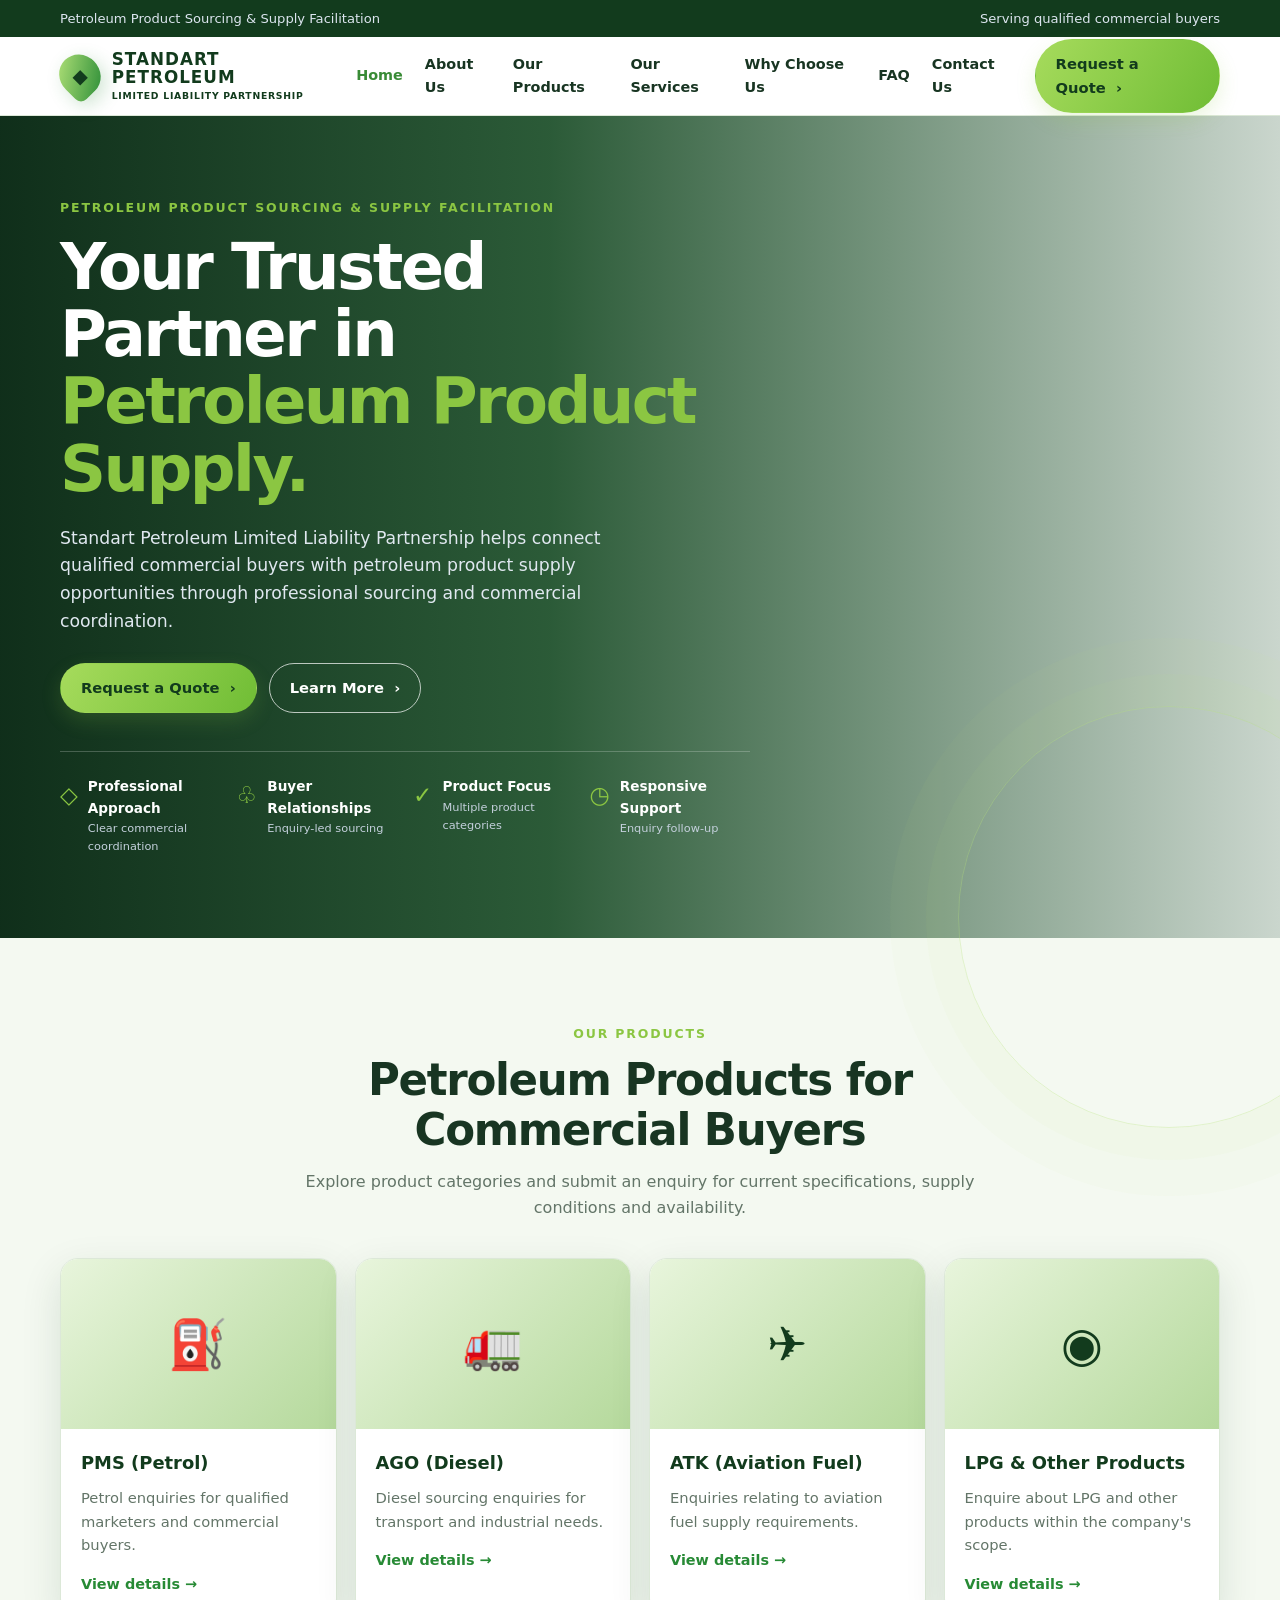
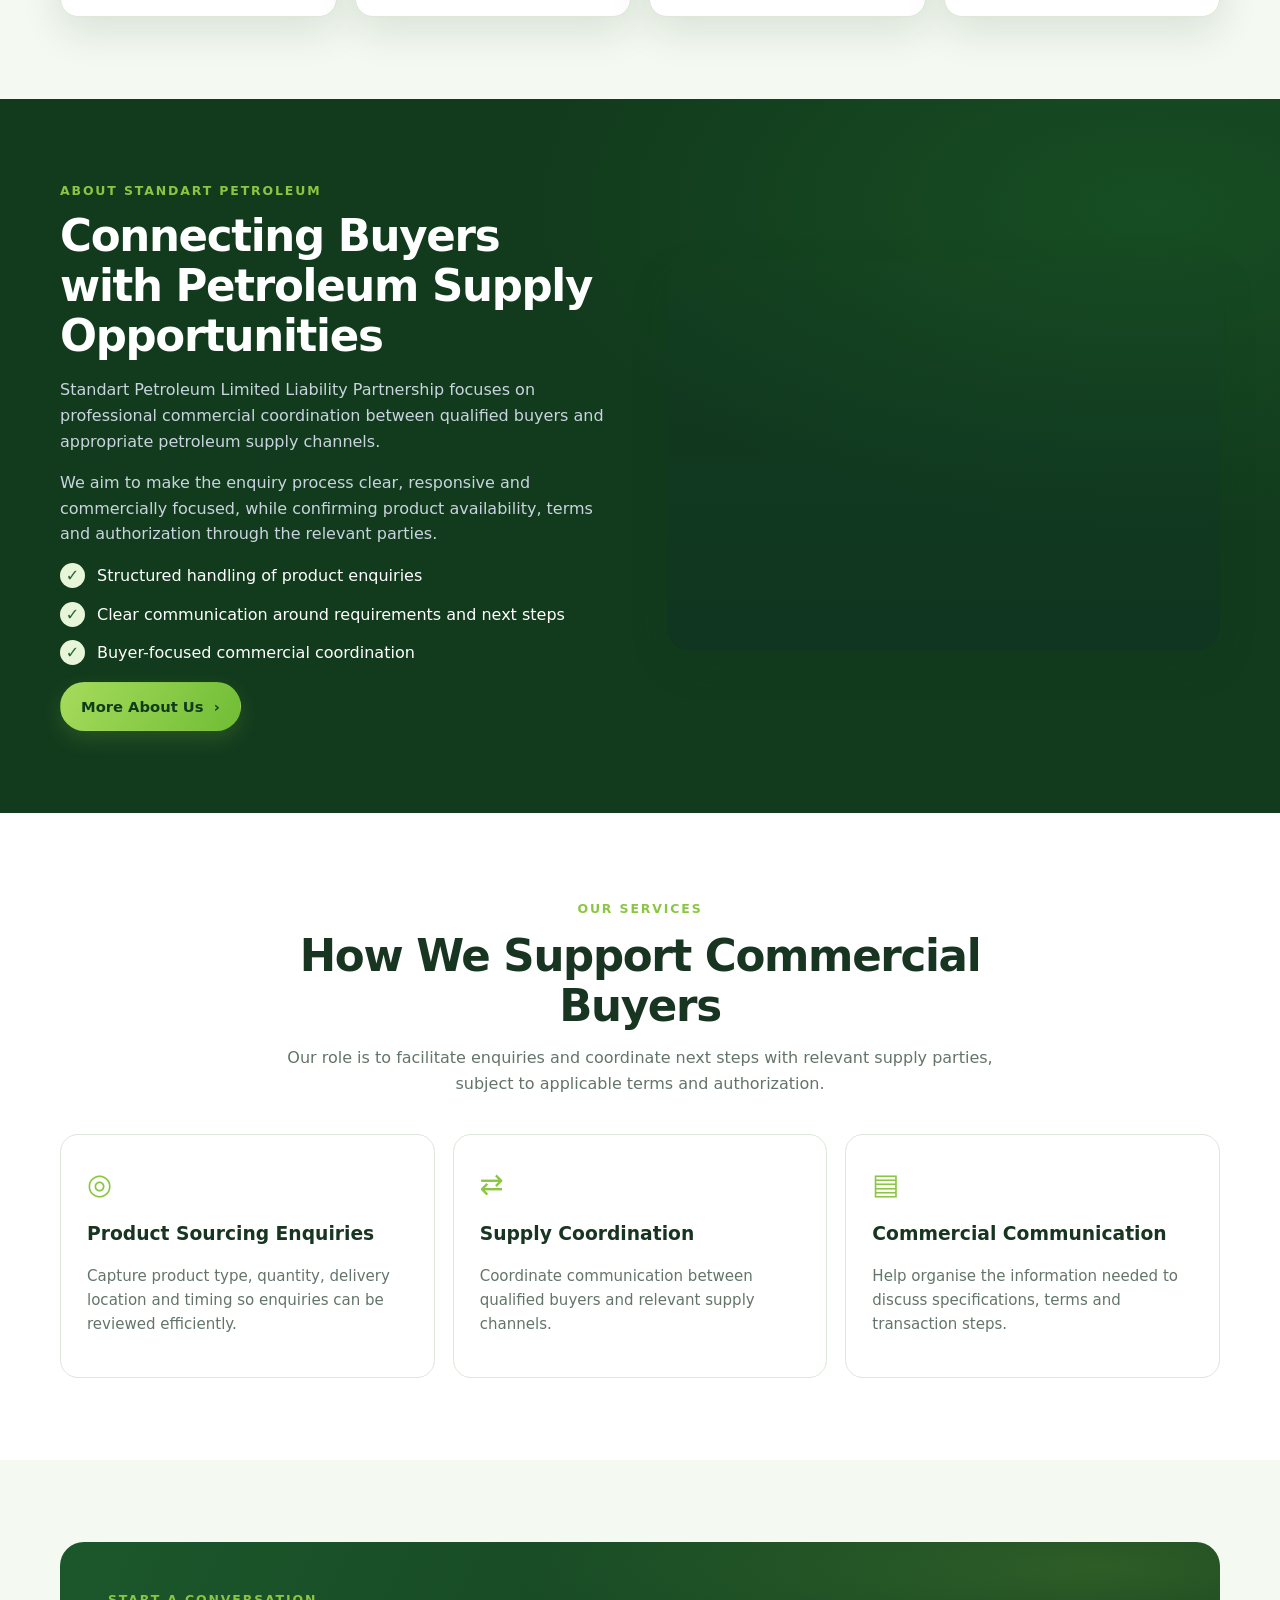
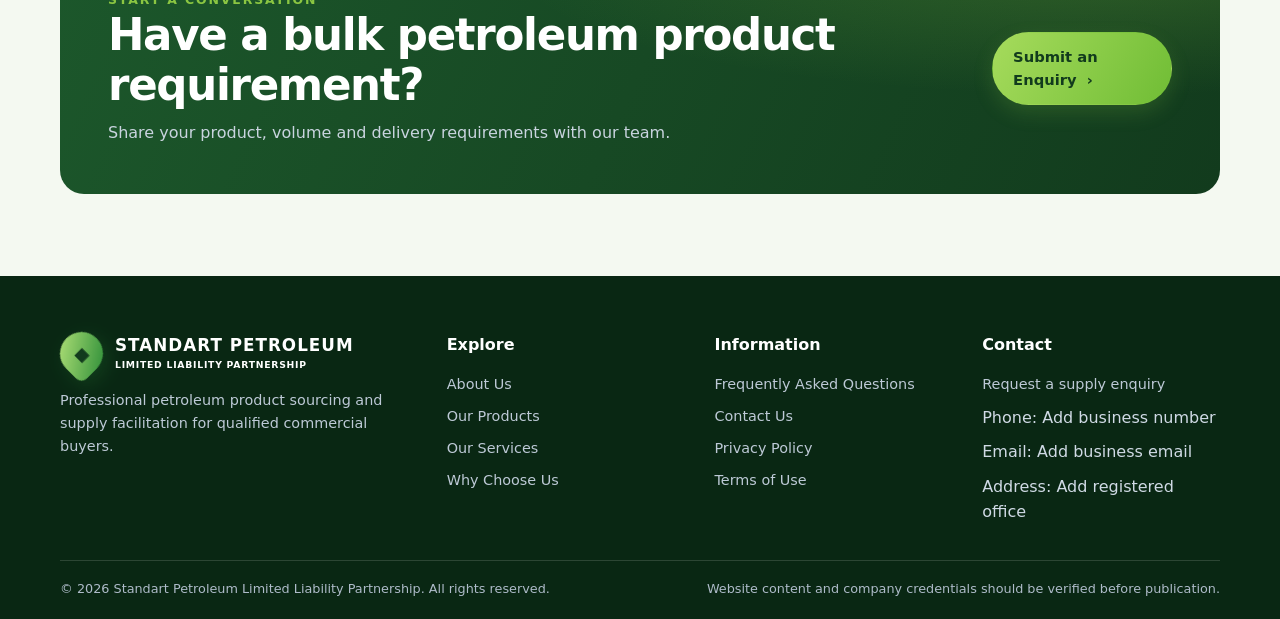
<file: index.html>
<!doctype html>
<html lang="en"><head><meta charset="utf-8"><meta name="viewport" content="width=device-width,initial-scale=1">
<title>Home | Standart Petroleum LLP</title><meta name="description" content="Standart Petroleum LLP — petroleum product sourcing and supply facilitation for commercial buyers.">
<link rel="stylesheet" href="assets/styles.css"><meta name="theme-color" content="#123b1d"></head><body>

<div class="topbar"><div class="container"><span>Petroleum Product Sourcing &amp; Supply Facilitation</span><span>Serving qualified commercial buyers</span></div></div>
<header class="navbar"><div class="container navinner">
<a class="brand" href="index.html" aria-label="Standart Petroleum home"><span class="brandmark"><span>◆</span></span><span class="brandtext">STANDART PETROLEUM<small>LIMITED LIABILITY PARTNERSHIP</small></span></a>
<button class="mobile-toggle" aria-label="Toggle navigation" aria-expanded="false">☰</button>
<nav class="navlinks"><a class="active" href="index.html">Home</a><a class="" href="about.html">About Us</a><a class="" href="products.html">Our Products</a><a class="" href="services.html">Our Services</a><a class="" href="why-us.html">Why Choose Us</a><a class="" href="faq.html">FAQ</a><a class="" href="contact.html">Contact Us</a></nav>
<a class="btn btn-gold nav-cta" href="contact.html#enquiry">Request a Quote&nbsp; ›</a>
</div></header>

<main>
<section class="hero"><div class="container"><div class="hero-content">
<div class="eyebrow">Petroleum product sourcing &amp; supply facilitation</div>
<h1>Your Trusted Partner in <span>Petroleum Product Supply.</span></h1>
<p>Standart Petroleum Limited Liability Partnership helps connect qualified commercial buyers with petroleum product supply opportunities through professional sourcing and commercial coordination.</p>
<div class="hero-actions"><a class="btn btn-gold" href="contact.html#enquiry">Request a Quote&nbsp; ›</a><a class="btn btn-outline" href="about.html">Learn More&nbsp; ›</a></div>
<div class="trust-row">
<div class="trust-item"><span class="trust-icon">◇</span><div><strong>Professional Approach</strong><small>Clear commercial coordination</small></div></div>
<div class="trust-item"><span class="trust-icon">♧</span><div><strong>Buyer Relationships</strong><small>Enquiry-led sourcing</small></div></div>
<div class="trust-item"><span class="trust-icon">✓</span><div><strong>Product Focus</strong><small>Multiple product categories</small></div></div>
<div class="trust-item"><span class="trust-icon">◷</span><div><strong>Responsive Support</strong><small>Enquiry follow-up</small></div></div>
</div></div></div></section>
<section class="section section-light"><div class="container"><div class="section-head"><div class="eyebrow">Our Products</div><h2>Petroleum Products for Commercial Buyers</h2><p>Explore product categories and submit an enquiry for current specifications, supply conditions and availability.</p></div>
<div class="cards">
<article class="card"><div class="card-image">⛽</div><div class="card-body"><h3>PMS (Petrol)</h3><p>Petrol enquiries for qualified marketers and commercial buyers.</p><a class="text-link" href="products.html#pms">View details →</a></div></article>
<article class="card"><div class="card-image">🚛</div><div class="card-body"><h3>AGO (Diesel)</h3><p>Diesel sourcing enquiries for transport and industrial needs.</p><a class="text-link" href="products.html#ago">View details →</a></div></article>
<article class="card"><div class="card-image">✈️</div><div class="card-body"><h3>ATK (Aviation Fuel)</h3><p>Enquiries relating to aviation fuel supply requirements.</p><a class="text-link" href="products.html#atk">View details →</a></div></article>
<article class="card"><div class="card-image">◉</div><div class="card-body"><h3>LPG &amp; Other Products</h3><p>Enquire about LPG and other products within the company's scope.</p><a class="text-link" href="products.html#other">View details →</a></div></article>
</div></div></section>
<section class="section section-dark"><div class="container split"><div><div class="eyebrow">About Standart Petroleum</div><h2>Connecting Buyers with Petroleum Supply Opportunities</h2><p>Standart Petroleum Limited Liability Partnership focuses on professional commercial coordination between qualified buyers and appropriate petroleum supply channels.</p><p>We aim to make the enquiry process clear, responsive and commercially focused, while confirming product availability, terms and authorization through the relevant parties.</p><ul class="checklist"><li><span class="check">✓</span><span>Structured handling of product enquiries</span></li><li><span class="check">✓</span><span>Clear communication around requirements and next steps</span></li><li><span class="check">✓</span><span>Buyer-focused commercial coordination</span></li></ul><a class="btn btn-gold" href="about.html">More About Us&nbsp; ›</a></div><div class="visual-panel" role="img" aria-label="Petroleum storage tanks"></div></div></section>
<section class="section"><div class="container"><div class="section-head"><div class="eyebrow">Our Services</div><h2>How We Support Commercial Buyers</h2><p>Our role is to facilitate enquiries and coordinate next steps with relevant supply parties, subject to applicable terms and authorization.</p></div><div class="service-grid">
<div class="service-card"><div class="symbol">◎</div><h3>Product Sourcing Enquiries</h3><p>Capture product type, quantity, delivery location and timing so enquiries can be reviewed efficiently.</p></div>
<div class="service-card"><div class="symbol">⇄</div><h3>Supply Coordination</h3><p>Coordinate communication between qualified buyers and relevant supply channels.</p></div>
<div class="service-card"><div class="symbol">▤</div><h3>Commercial Communication</h3><p>Help organise the information needed to discuss specifications, terms and transaction steps.</p></div>
</div></div></section>
<section class="section section-light"><div class="container"><div class="cta"><div><div class="eyebrow">Start a conversation</div><h2>Have a bulk petroleum product requirement?</h2><p>Share your product, volume and delivery requirements with our team.</p></div><a class="btn btn-gold" href="contact.html#enquiry">Submit an Enquiry&nbsp; ›</a></div></div></section>
</main>

<footer class="footer"><div class="container">
<div class="footer-grid">
<div><a class="brand" href="index.html"><span class="brandmark"><span>◆</span></span><span class="brandtext">STANDART PETROLEUM<small>LIMITED LIABILITY PARTNERSHIP</small></span></a><p>Professional petroleum product sourcing and supply facilitation for qualified commercial buyers.</p></div>
<div><h4>Explore</h4><div class="footer-links"><a href="about.html">About Us</a><a href="products.html">Our Products</a><a href="services.html">Our Services</a><a href="why-us.html">Why Choose Us</a></div></div>
<div><h4>Information</h4><div class="footer-links"><a href="faq.html">Frequently Asked Questions</a><a href="contact.html">Contact Us</a><a href="privacy.html">Privacy Policy</a><a href="terms.html">Terms of Use</a></div></div>
<div><h4>Contact</h4><div class="footer-links"><a href="contact.html">Request a supply enquiry</a><span>Phone: Add business number</span><span>Email: Add business email</span><span>Address: Add registered office</span></div></div>
</div>
<div class="copyright"><span>© <span data-current-year></span> Standart Petroleum Limited Liability Partnership. All rights reserved.</span><span>Website content and company credentials should be verified before publication.</span></div>
</div></footer><script src="assets/site.js"></script>
</body></html>
</file>
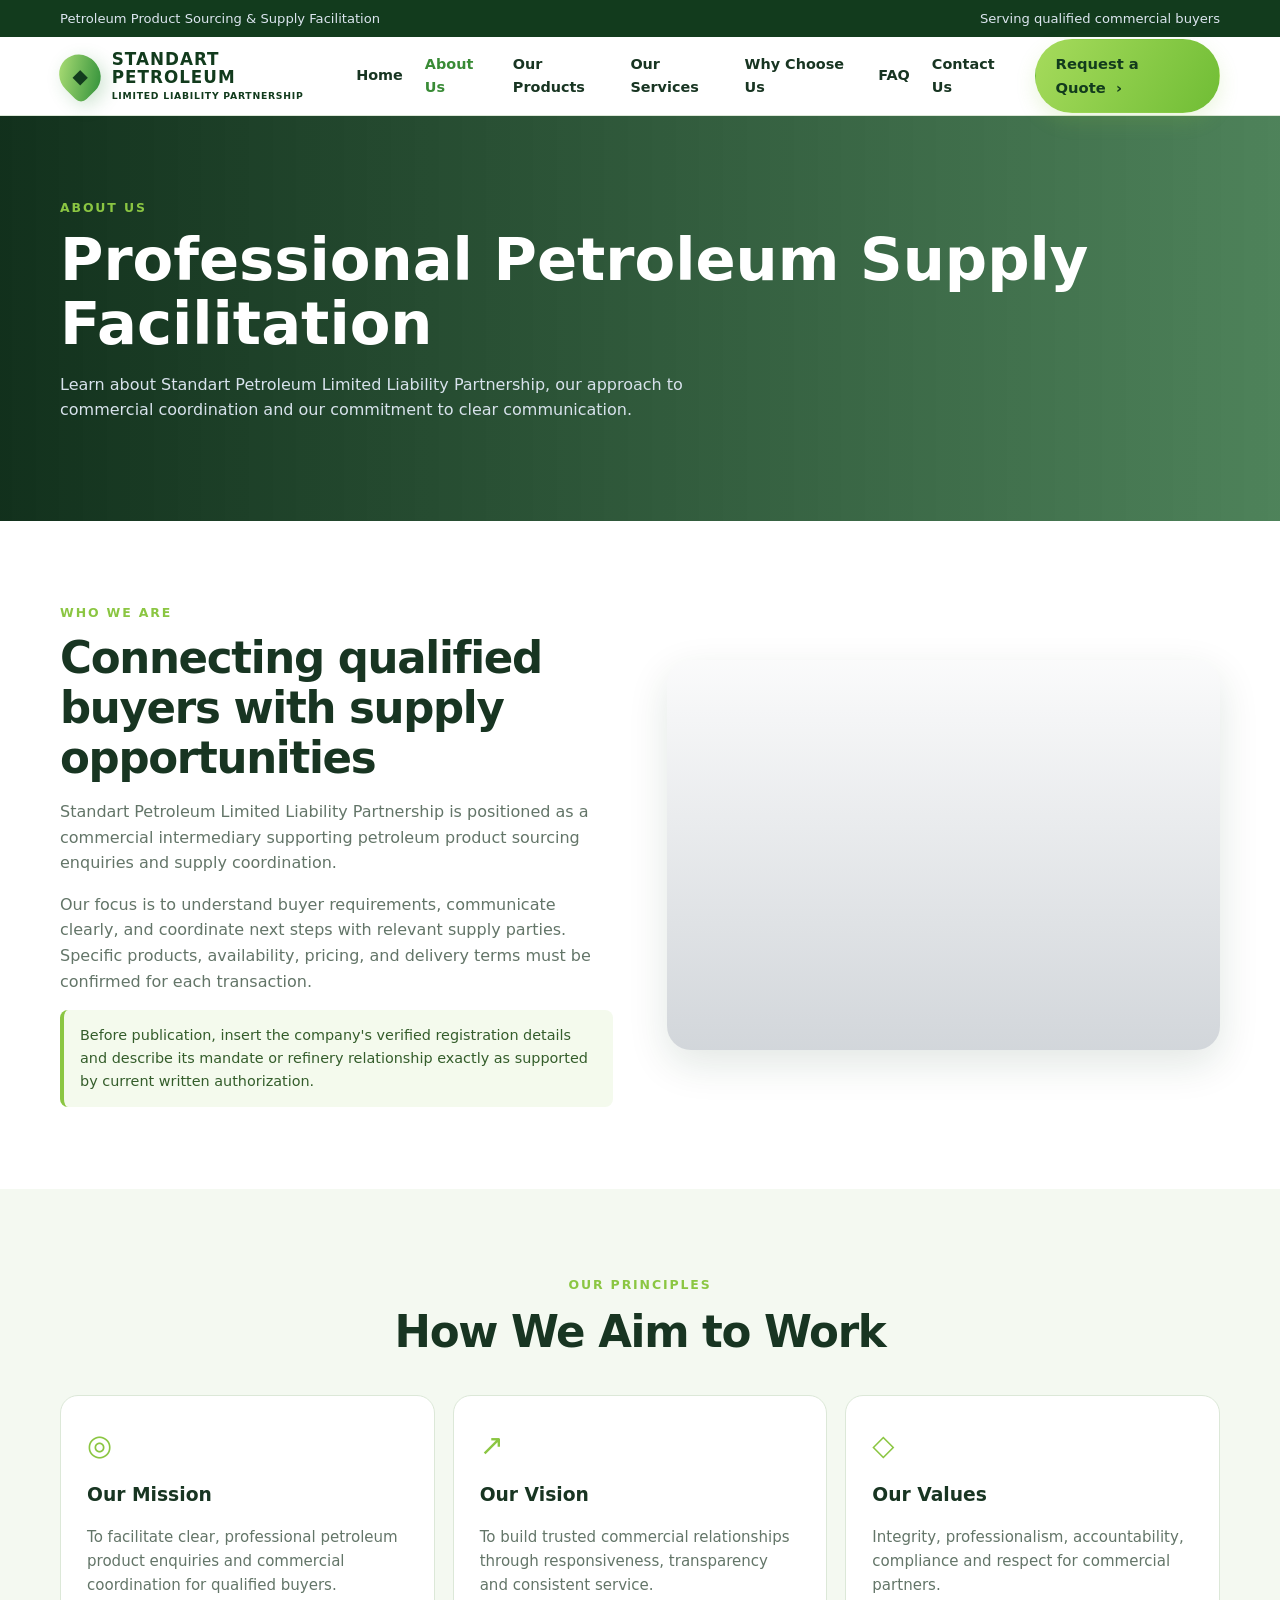
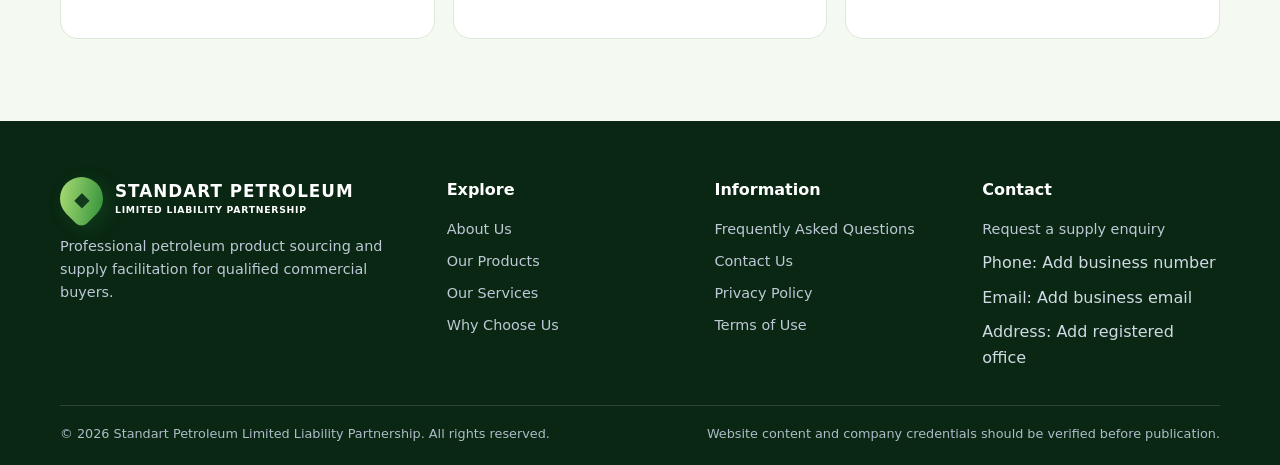
<file: about.html>
<!doctype html>
<html lang="en"><head><meta charset="utf-8"><meta name="viewport" content="width=device-width,initial-scale=1">
<title>About Us | Standart Petroleum LLP</title><meta name="description" content="Standart Petroleum LLP facilitates petroleum product sourcing and supply enquiries for qualified commercial buyers.">
<link rel="stylesheet" href="assets/styles.css"><meta name="theme-color" content="#071d35"></head><body>

<div class="topbar"><div class="container"><span>Petroleum Product Sourcing &amp; Supply Facilitation</span><span>Serving qualified commercial buyers</span></div></div>
<header class="navbar"><div class="container navinner">
<a class="brand" href="index.html" aria-label="Standart Petroleum home"><span class="brandmark"><span>◆</span></span><span class="brandtext">STANDART PETROLEUM<small>LIMITED LIABILITY PARTNERSHIP</small></span></a>
<button class="mobile-toggle" aria-label="Toggle navigation" aria-expanded="false">☰</button>
<nav class="navlinks"><a class="" href="index.html">Home</a><a class="active" href="about.html">About Us</a><a class="" href="products.html">Our Products</a><a class="" href="services.html">Our Services</a><a class="" href="why-us.html">Why Choose Us</a><a class="" href="faq.html">FAQ</a><a class="" href="contact.html">Contact Us</a></nav>
<a class="btn btn-gold nav-cta" href="contact.html#enquiry">Request a Quote&nbsp; ›</a>
</div></header>

<main><section class="page-hero"><div class="container"><div class="eyebrow">About Us</div><h1>Professional Petroleum Supply Facilitation</h1><p>Learn about Standart Petroleum Limited Liability Partnership, our approach to commercial coordination and our commitment to clear communication.</p></div></section>
<section class="section"><div class="container split"><div class="content-narrow"><div class="eyebrow">Who We Are</div><h2>Connecting qualified buyers with supply opportunities</h2><p>Standart Petroleum Limited Liability Partnership is positioned as a commercial intermediary supporting petroleum product sourcing enquiries and supply coordination.</p><p>Our focus is to understand buyer requirements, communicate clearly, and coordinate next steps with relevant supply parties. Specific products, availability, pricing, and delivery terms must be confirmed for each transaction.</p><div class="notice">Before publication, insert the company's verified registration details and describe its mandate or refinery relationship exactly as supported by current written authorization.</div></div><div class="visual-panel"></div></div></section>
<section class="section section-light"><div class="container"><div class="section-head"><div class="eyebrow">Our Principles</div><h2>How We Aim to Work</h2></div><div class="service-grid"><div class="service-card"><div class="symbol">◎</div><h3>Our Mission</h3><p>To facilitate clear, professional petroleum product enquiries and commercial coordination for qualified buyers.</p></div><div class="service-card"><div class="symbol">↗</div><h3>Our Vision</h3><p>To build trusted commercial relationships through responsiveness, transparency and consistent service.</p></div><div class="service-card"><div class="symbol">◇</div><h3>Our Values</h3><p>Integrity, professionalism, accountability, compliance and respect for commercial partners.</p></div></div></div></section></main>

<footer class="footer"><div class="container">
<div class="footer-grid">
<div><a class="brand" href="index.html"><span class="brandmark"><span>◆</span></span><span class="brandtext">STANDART PETROLEUM<small>LIMITED LIABILITY PARTNERSHIP</small></span></a><p>Professional petroleum product sourcing and supply facilitation for qualified commercial buyers.</p></div>
<div><h4>Explore</h4><div class="footer-links"><a href="about.html">About Us</a><a href="products.html">Our Products</a><a href="services.html">Our Services</a><a href="why-us.html">Why Choose Us</a></div></div>
<div><h4>Information</h4><div class="footer-links"><a href="faq.html">Frequently Asked Questions</a><a href="contact.html">Contact Us</a><a href="privacy.html">Privacy Policy</a><a href="terms.html">Terms of Use</a></div></div>
<div><h4>Contact</h4><div class="footer-links"><a href="contact.html">Request a supply enquiry</a><span>Phone: Add business number</span><span>Email: Add business email</span><span>Address: Add registered office</span></div></div>
</div>
<div class="copyright"><span>© <span data-current-year></span> Standart Petroleum Limited Liability Partnership. All rights reserved.</span><span>Website content and company credentials should be verified before publication.</span></div>
</div></footer><script src="assets/site.js"></script>
</body></html>
</file>
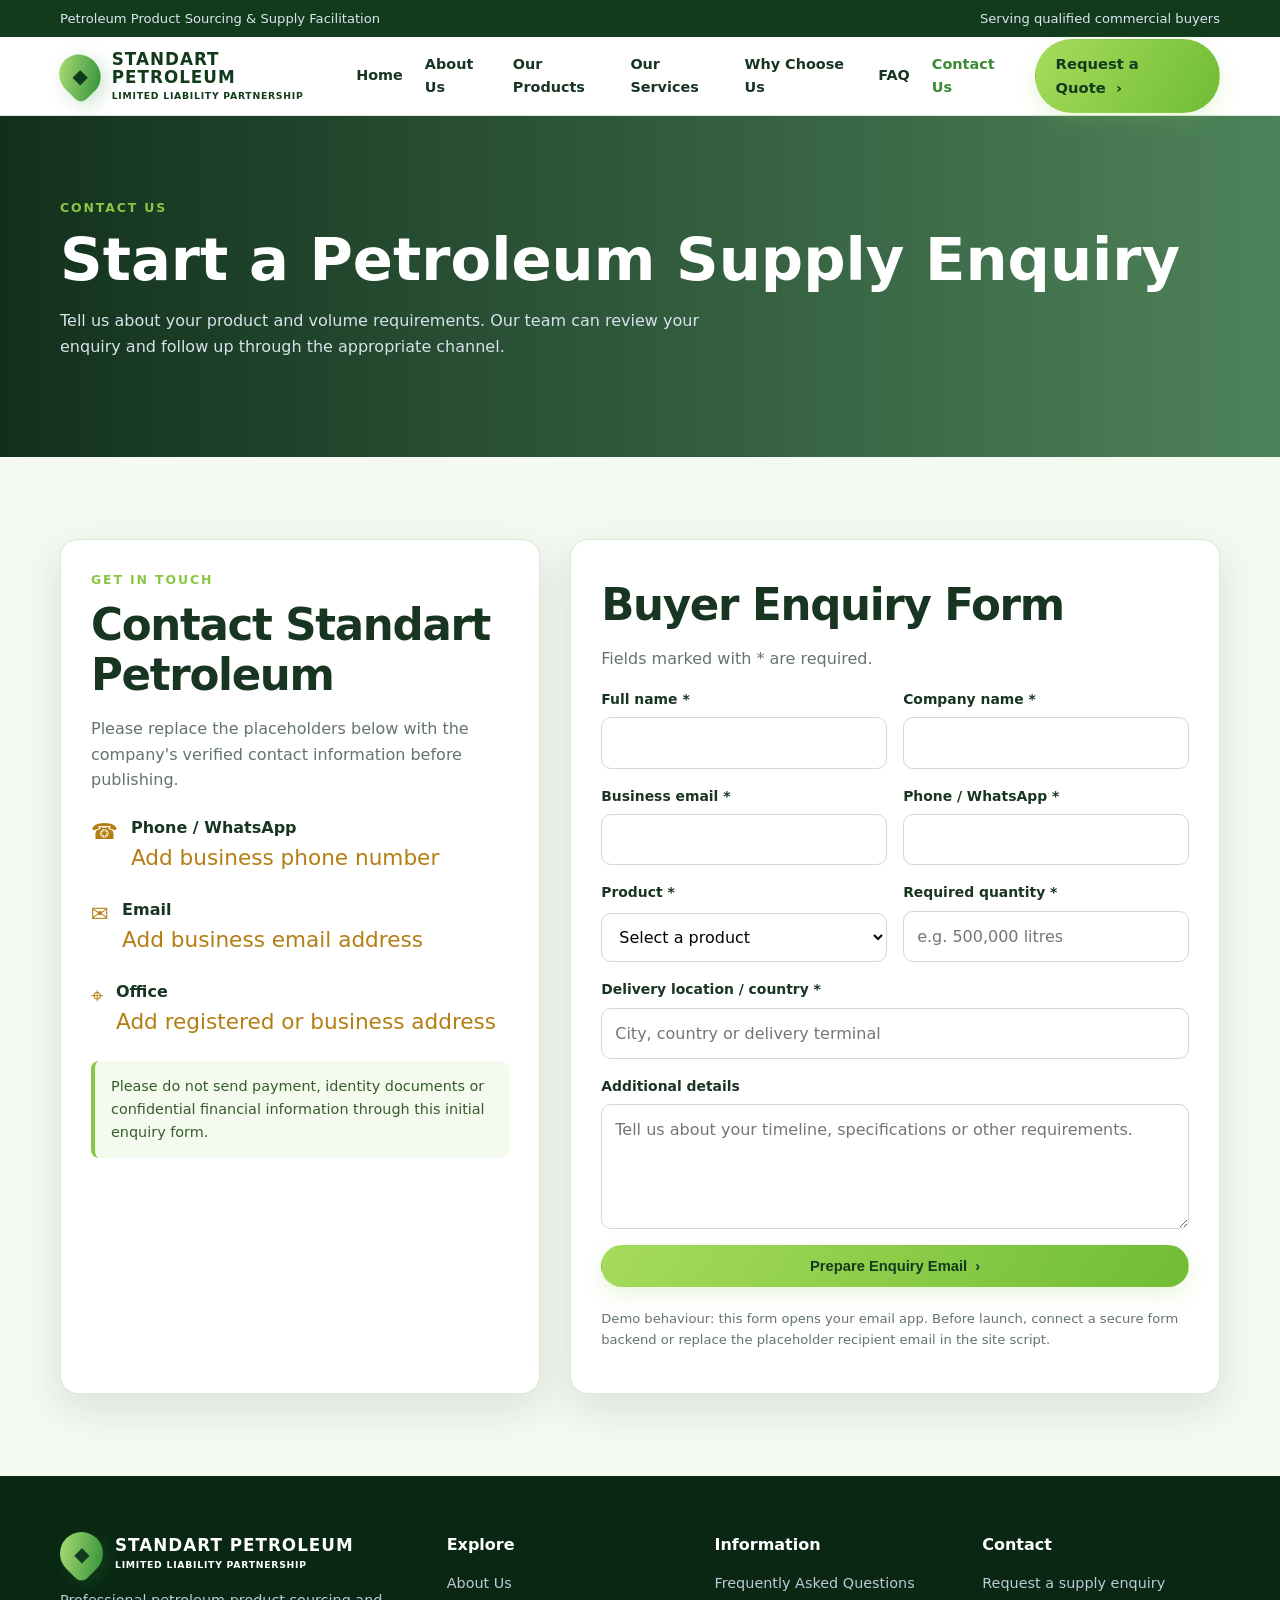
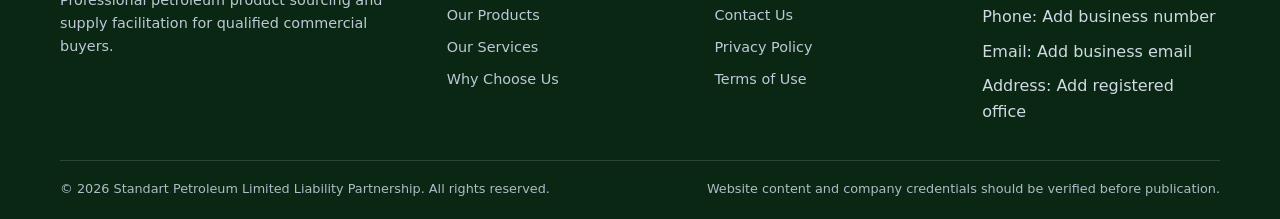
<file: contact.html>
<!doctype html>
<html lang="en"><head><meta charset="utf-8"><meta name="viewport" content="width=device-width,initial-scale=1">
<title>Contact Us | Standart Petroleum LLP</title><meta name="description" content="Standart Petroleum LLP facilitates petroleum product sourcing and supply enquiries for qualified commercial buyers.">
<link rel="stylesheet" href="assets/styles.css"><meta name="theme-color" content="#071d35"></head><body>

<div class="topbar"><div class="container"><span>Petroleum Product Sourcing &amp; Supply Facilitation</span><span>Serving qualified commercial buyers</span></div></div>
<header class="navbar"><div class="container navinner">
<a class="brand" href="index.html" aria-label="Standart Petroleum home"><span class="brandmark"><span>◆</span></span><span class="brandtext">STANDART PETROLEUM<small>LIMITED LIABILITY PARTNERSHIP</small></span></a>
<button class="mobile-toggle" aria-label="Toggle navigation" aria-expanded="false">☰</button>
<nav class="navlinks"><a class="" href="index.html">Home</a><a class="" href="about.html">About Us</a><a class="" href="products.html">Our Products</a><a class="" href="services.html">Our Services</a><a class="" href="why-us.html">Why Choose Us</a><a class="" href="faq.html">FAQ</a><a class="active" href="contact.html">Contact Us</a></nav>
<a class="btn btn-gold nav-cta" href="contact.html#enquiry">Request a Quote&nbsp; ›</a>
</div></header>

<main><section class="page-hero"><div class="container"><div class="eyebrow">Contact Us</div><h1>Start a Petroleum Supply Enquiry</h1><p>Tell us about your product and volume requirements. Our team can review your enquiry and follow up through the appropriate channel.</p></div></section>
<section class="section section-light" id="enquiry"><div class="container contact-grid">
<div class="contact-card"><div class="eyebrow">Get in Touch</div><h2>Contact Standart Petroleum</h2><p style="color:var(--muted)">Please replace the placeholders below with the company's verified contact information before publishing.</p>
<div class="contact-line"><span>☎</span><div><strong>Phone / WhatsApp</strong><br><span>Add business phone number</span></div></div>
<div class="contact-line"><span>✉</span><div><strong>Email</strong><br><span>Add business email address</span></div></div>
<div class="contact-line"><span>⌖</span><div><strong>Office</strong><br><span>Add registered or business address</span></div></div>
<div class="notice">Please do not send payment, identity documents or confidential financial information through this initial enquiry form.</div></div>
<div class="form-card"><h2>Buyer Enquiry Form</h2><p style="color:var(--muted)">Fields marked with * are required.</p>
<form data-enquiry-form><div class="form-grid">
<div class="field"><label for="name">Full name *</label><input id="name" name="name" required autocomplete="name"></div>
<div class="field"><label for="company">Company name *</label><input id="company" name="company" required autocomplete="organization"></div>
<div class="field"><label for="email">Business email *</label><input id="email" name="email" type="email" required autocomplete="email"></div>
<div class="field"><label for="phone">Phone / WhatsApp *</label><input id="phone" name="phone" required autocomplete="tel"></div>
<div class="field"><label for="product">Product *</label><select id="product" name="product" required><option value="">Select a product</option><option>PMS (Petrol)</option><option>AGO (Diesel)</option><option>ATK (Aviation Fuel)</option><option>LPG</option><option>Other</option></select></div>
<div class="field"><label for="quantity">Required quantity *</label><input id="quantity" name="quantity" required placeholder="e.g. 500,000 litres"></div>
<div class="field full"><label for="location">Delivery location / country *</label><input id="location" name="location" required placeholder="City, country or delivery terminal"></div>
<div class="field full"><label for="message">Additional details</label><textarea id="message" name="message" placeholder="Tell us about your timeline, specifications or other requirements."></textarea></div>
<div class="field full"><button class="btn btn-gold" type="submit">Prepare Enquiry Email&nbsp; ›</button><p class="form-note">Demo behaviour: this form opens your email app. Before launch, connect a secure form backend or replace the placeholder recipient email in the site script.</p></div>
</div></form></div></div></section></main>

<footer class="footer"><div class="container">
<div class="footer-grid">
<div><a class="brand" href="index.html"><span class="brandmark"><span>◆</span></span><span class="brandtext">STANDART PETROLEUM<small>LIMITED LIABILITY PARTNERSHIP</small></span></a><p>Professional petroleum product sourcing and supply facilitation for qualified commercial buyers.</p></div>
<div><h4>Explore</h4><div class="footer-links"><a href="about.html">About Us</a><a href="products.html">Our Products</a><a href="services.html">Our Services</a><a href="why-us.html">Why Choose Us</a></div></div>
<div><h4>Information</h4><div class="footer-links"><a href="faq.html">Frequently Asked Questions</a><a href="contact.html">Contact Us</a><a href="privacy.html">Privacy Policy</a><a href="terms.html">Terms of Use</a></div></div>
<div><h4>Contact</h4><div class="footer-links"><a href="contact.html">Request a supply enquiry</a><span>Phone: Add business number</span><span>Email: Add business email</span><span>Address: Add registered office</span></div></div>
</div>
<div class="copyright"><span>© <span data-current-year></span> Standart Petroleum Limited Liability Partnership. All rights reserved.</span><span>Website content and company credentials should be verified before publication.</span></div>
</div></footer><script src="assets/site.js"></script>
</body></html>
</file>
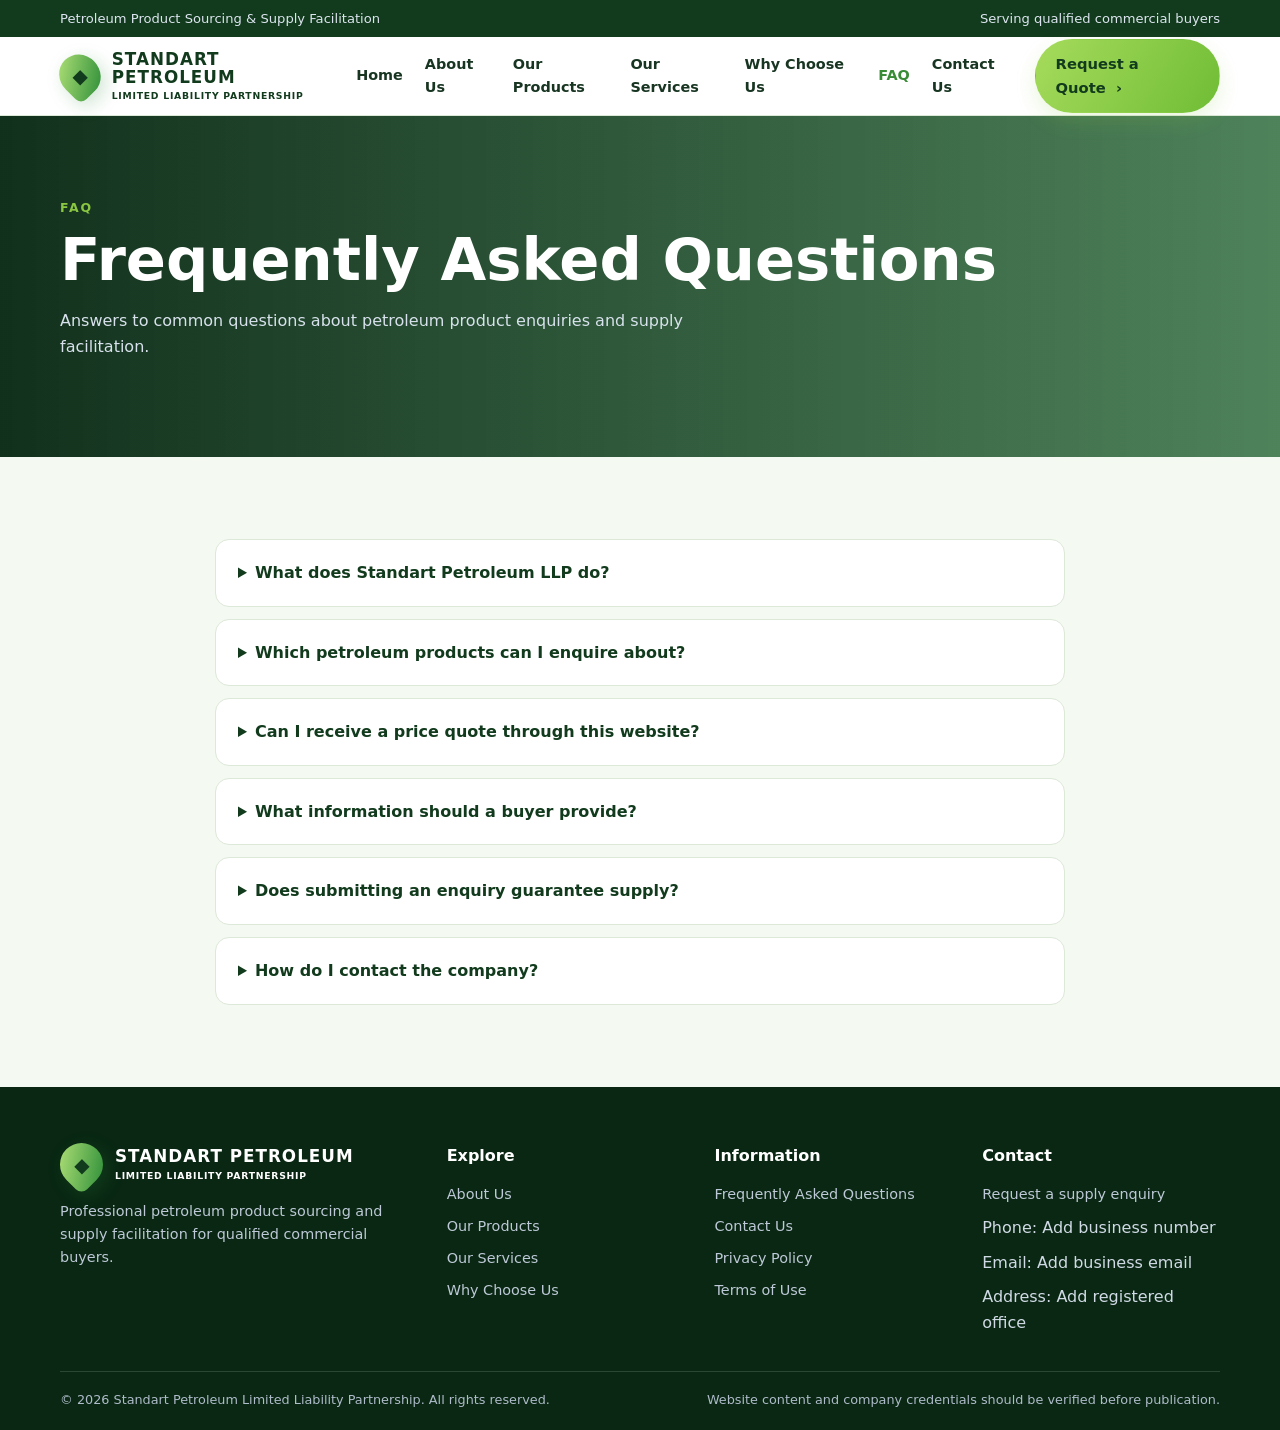
<file: faq.html>
<!doctype html>
<html lang="en"><head><meta charset="utf-8"><meta name="viewport" content="width=device-width,initial-scale=1">
<title>Frequently Asked Questions | Standart Petroleum LLP</title><meta name="description" content="Standart Petroleum LLP facilitates petroleum product sourcing and supply enquiries for qualified commercial buyers.">
<link rel="stylesheet" href="assets/styles.css"><meta name="theme-color" content="#071d35"></head><body>

<div class="topbar"><div class="container"><span>Petroleum Product Sourcing &amp; Supply Facilitation</span><span>Serving qualified commercial buyers</span></div></div>
<header class="navbar"><div class="container navinner">
<a class="brand" href="index.html" aria-label="Standart Petroleum home"><span class="brandmark"><span>◆</span></span><span class="brandtext">STANDART PETROLEUM<small>LIMITED LIABILITY PARTNERSHIP</small></span></a>
<button class="mobile-toggle" aria-label="Toggle navigation" aria-expanded="false">☰</button>
<nav class="navlinks"><a class="" href="index.html">Home</a><a class="" href="about.html">About Us</a><a class="" href="products.html">Our Products</a><a class="" href="services.html">Our Services</a><a class="" href="why-us.html">Why Choose Us</a><a class="active" href="faq.html">FAQ</a><a class="" href="contact.html">Contact Us</a></nav>
<a class="btn btn-gold nav-cta" href="contact.html#enquiry">Request a Quote&nbsp; ›</a>
</div></header>

<main><section class="page-hero"><div class="container"><div class="eyebrow">FAQ</div><h1>Frequently Asked Questions</h1><p>Answers to common questions about petroleum product enquiries and supply facilitation.</p></div></section>
<section class="section section-light"><div class="container"><div class="faq-list">
<details><summary>What does Standart Petroleum LLP do?</summary><p>The company is presented here as a commercial intermediary facilitating petroleum product sourcing enquiries and communication with relevant supply channels. The final description should match its actual agreements and authorization.</p></details>
<details><summary>Which petroleum products can I enquire about?</summary><p>Potential categories include PMS, AGO, ATK, LPG and other products. The company should confirm which products it can actually facilitate and whether supply is available for your requirements.</p></details>
<details><summary>Can I receive a price quote through this website?</summary><p>You can submit an enquiry. Any quotation, price, quantity, availability and delivery terms must be confirmed by the relevant authorized supplier or transaction counterparty.</p></details>
<details><summary>What information should a buyer provide?</summary><p>Provide your company name, contact information, product, required quantity, delivery location and intended timeline. Additional verification may be requested during the transaction process.</p></details>
<details><summary>Does submitting an enquiry guarantee supply?</summary><p>No. An enquiry is not an offer, allocation, purchase contract or guarantee of product availability. A transaction proceeds only after relevant parties confirm the terms and complete required checks.</p></details>
<details><summary>How do I contact the company?</summary><p>Use the contact details on the Contact Us page. The company phone number, email and address should be added before launch.</p></details>
</div></div></section></main>

<footer class="footer"><div class="container">
<div class="footer-grid">
<div><a class="brand" href="index.html"><span class="brandmark"><span>◆</span></span><span class="brandtext">STANDART PETROLEUM<small>LIMITED LIABILITY PARTNERSHIP</small></span></a><p>Professional petroleum product sourcing and supply facilitation for qualified commercial buyers.</p></div>
<div><h4>Explore</h4><div class="footer-links"><a href="about.html">About Us</a><a href="products.html">Our Products</a><a href="services.html">Our Services</a><a href="why-us.html">Why Choose Us</a></div></div>
<div><h4>Information</h4><div class="footer-links"><a href="faq.html">Frequently Asked Questions</a><a href="contact.html">Contact Us</a><a href="privacy.html">Privacy Policy</a><a href="terms.html">Terms of Use</a></div></div>
<div><h4>Contact</h4><div class="footer-links"><a href="contact.html">Request a supply enquiry</a><span>Phone: Add business number</span><span>Email: Add business email</span><span>Address: Add registered office</span></div></div>
</div>
<div class="copyright"><span>© <span data-current-year></span> Standart Petroleum Limited Liability Partnership. All rights reserved.</span><span>Website content and company credentials should be verified before publication.</span></div>
</div></footer><script src="assets/site.js"></script>
</body></html>
</file>
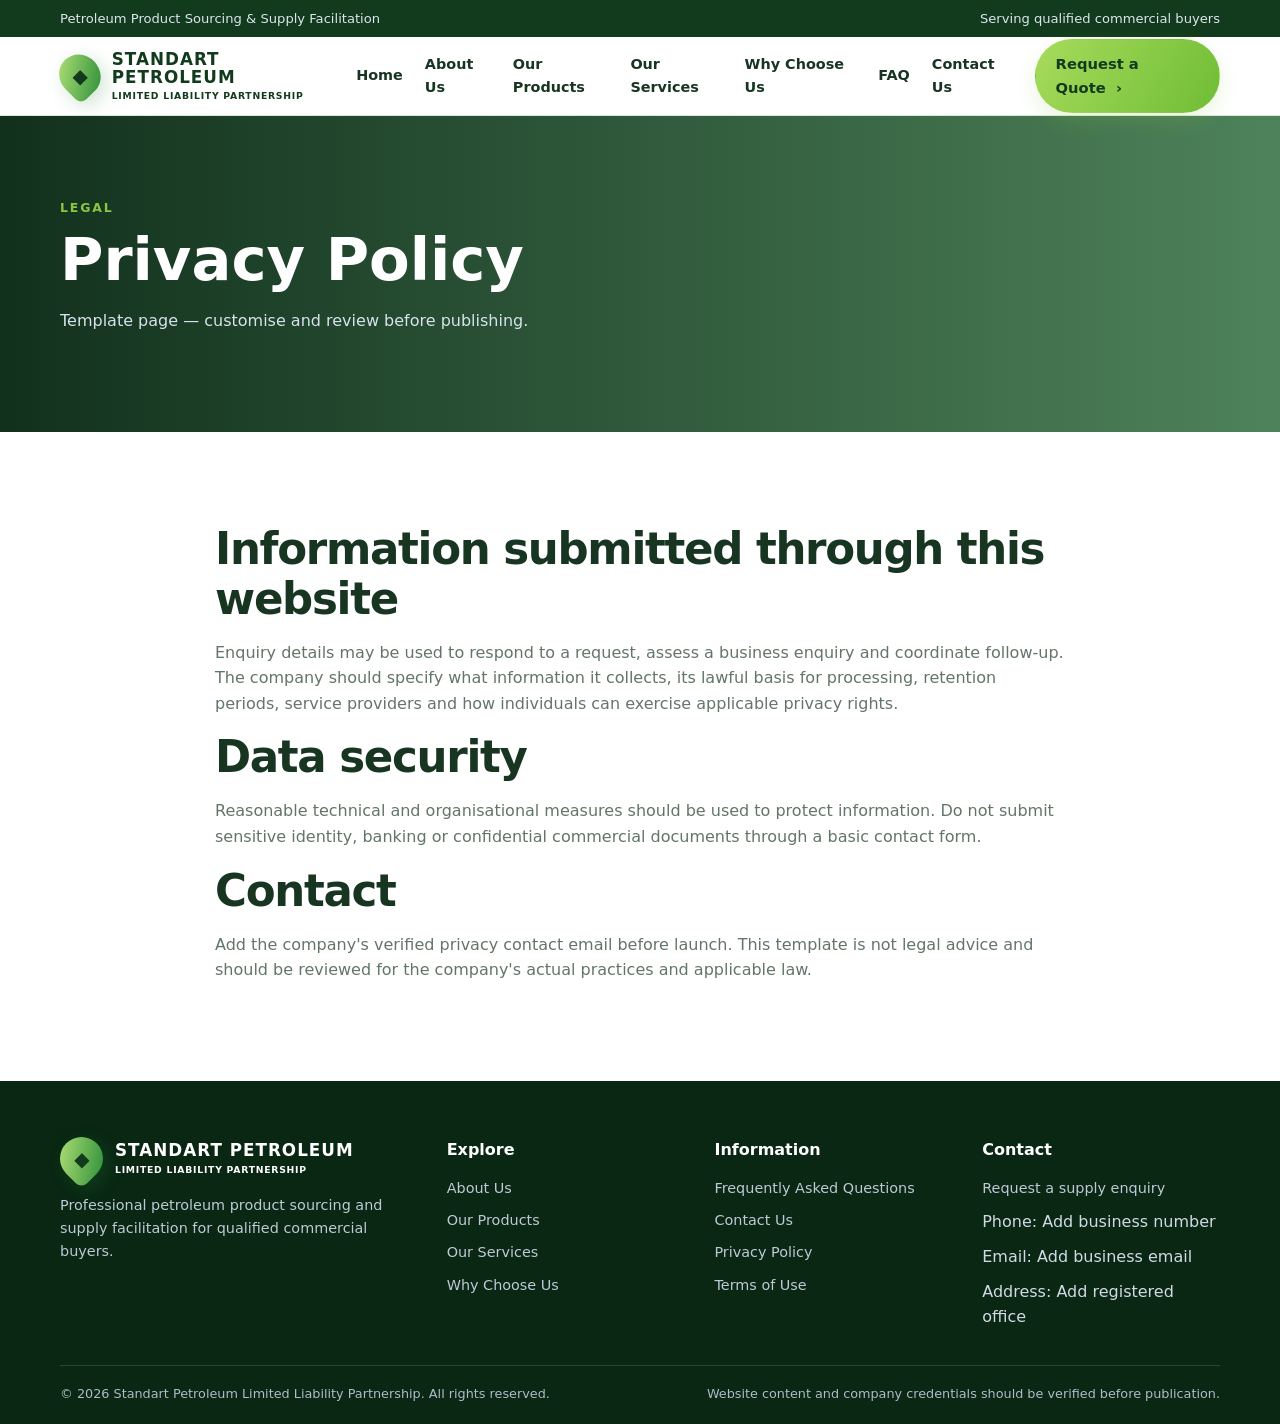
<file: privacy.html>
<!doctype html>
<html lang="en"><head><meta charset="utf-8"><meta name="viewport" content="width=device-width,initial-scale=1">
<title>Privacy Policy | Standart Petroleum LLP</title><meta name="description" content="Standart Petroleum LLP facilitates petroleum product sourcing and supply enquiries for qualified commercial buyers.">
<link rel="stylesheet" href="assets/styles.css"><meta name="theme-color" content="#071d35"></head><body>

<div class="topbar"><div class="container"><span>Petroleum Product Sourcing &amp; Supply Facilitation</span><span>Serving qualified commercial buyers</span></div></div>
<header class="navbar"><div class="container navinner">
<a class="brand" href="index.html" aria-label="Standart Petroleum home"><span class="brandmark"><span>◆</span></span><span class="brandtext">STANDART PETROLEUM<small>LIMITED LIABILITY PARTNERSHIP</small></span></a>
<button class="mobile-toggle" aria-label="Toggle navigation" aria-expanded="false">☰</button>
<nav class="navlinks"><a class="" href="index.html">Home</a><a class="" href="about.html">About Us</a><a class="" href="products.html">Our Products</a><a class="" href="services.html">Our Services</a><a class="" href="why-us.html">Why Choose Us</a><a class="" href="faq.html">FAQ</a><a class="" href="contact.html">Contact Us</a></nav>
<a class="btn btn-gold nav-cta" href="contact.html#enquiry">Request a Quote&nbsp; ›</a>
</div></header>

<main><section class="page-hero"><div class="container"><div class="eyebrow">Legal</div><h1>Privacy Policy</h1><p>Template page — customise and review before publishing.</p></div></section><section class="section"><div class="container content-narrow"><h2>Information submitted through this website</h2><p>Enquiry details may be used to respond to a request, assess a business enquiry and coordinate follow-up. The company should specify what information it collects, its lawful basis for processing, retention periods, service providers and how individuals can exercise applicable privacy rights.</p><h2>Data security</h2><p>Reasonable technical and organisational measures should be used to protect information. Do not submit sensitive identity, banking or confidential commercial documents through a basic contact form.</p><h2>Contact</h2><p>Add the company's verified privacy contact email before launch. This template is not legal advice and should be reviewed for the company's actual practices and applicable law.</p></div></section></main>

<footer class="footer"><div class="container">
<div class="footer-grid">
<div><a class="brand" href="index.html"><span class="brandmark"><span>◆</span></span><span class="brandtext">STANDART PETROLEUM<small>LIMITED LIABILITY PARTNERSHIP</small></span></a><p>Professional petroleum product sourcing and supply facilitation for qualified commercial buyers.</p></div>
<div><h4>Explore</h4><div class="footer-links"><a href="about.html">About Us</a><a href="products.html">Our Products</a><a href="services.html">Our Services</a><a href="why-us.html">Why Choose Us</a></div></div>
<div><h4>Information</h4><div class="footer-links"><a href="faq.html">Frequently Asked Questions</a><a href="contact.html">Contact Us</a><a href="privacy.html">Privacy Policy</a><a href="terms.html">Terms of Use</a></div></div>
<div><h4>Contact</h4><div class="footer-links"><a href="contact.html">Request a supply enquiry</a><span>Phone: Add business number</span><span>Email: Add business email</span><span>Address: Add registered office</span></div></div>
</div>
<div class="copyright"><span>© <span data-current-year></span> Standart Petroleum Limited Liability Partnership. All rights reserved.</span><span>Website content and company credentials should be verified before publication.</span></div>
</div></footer><script src="assets/site.js"></script>
</body></html>
</file>
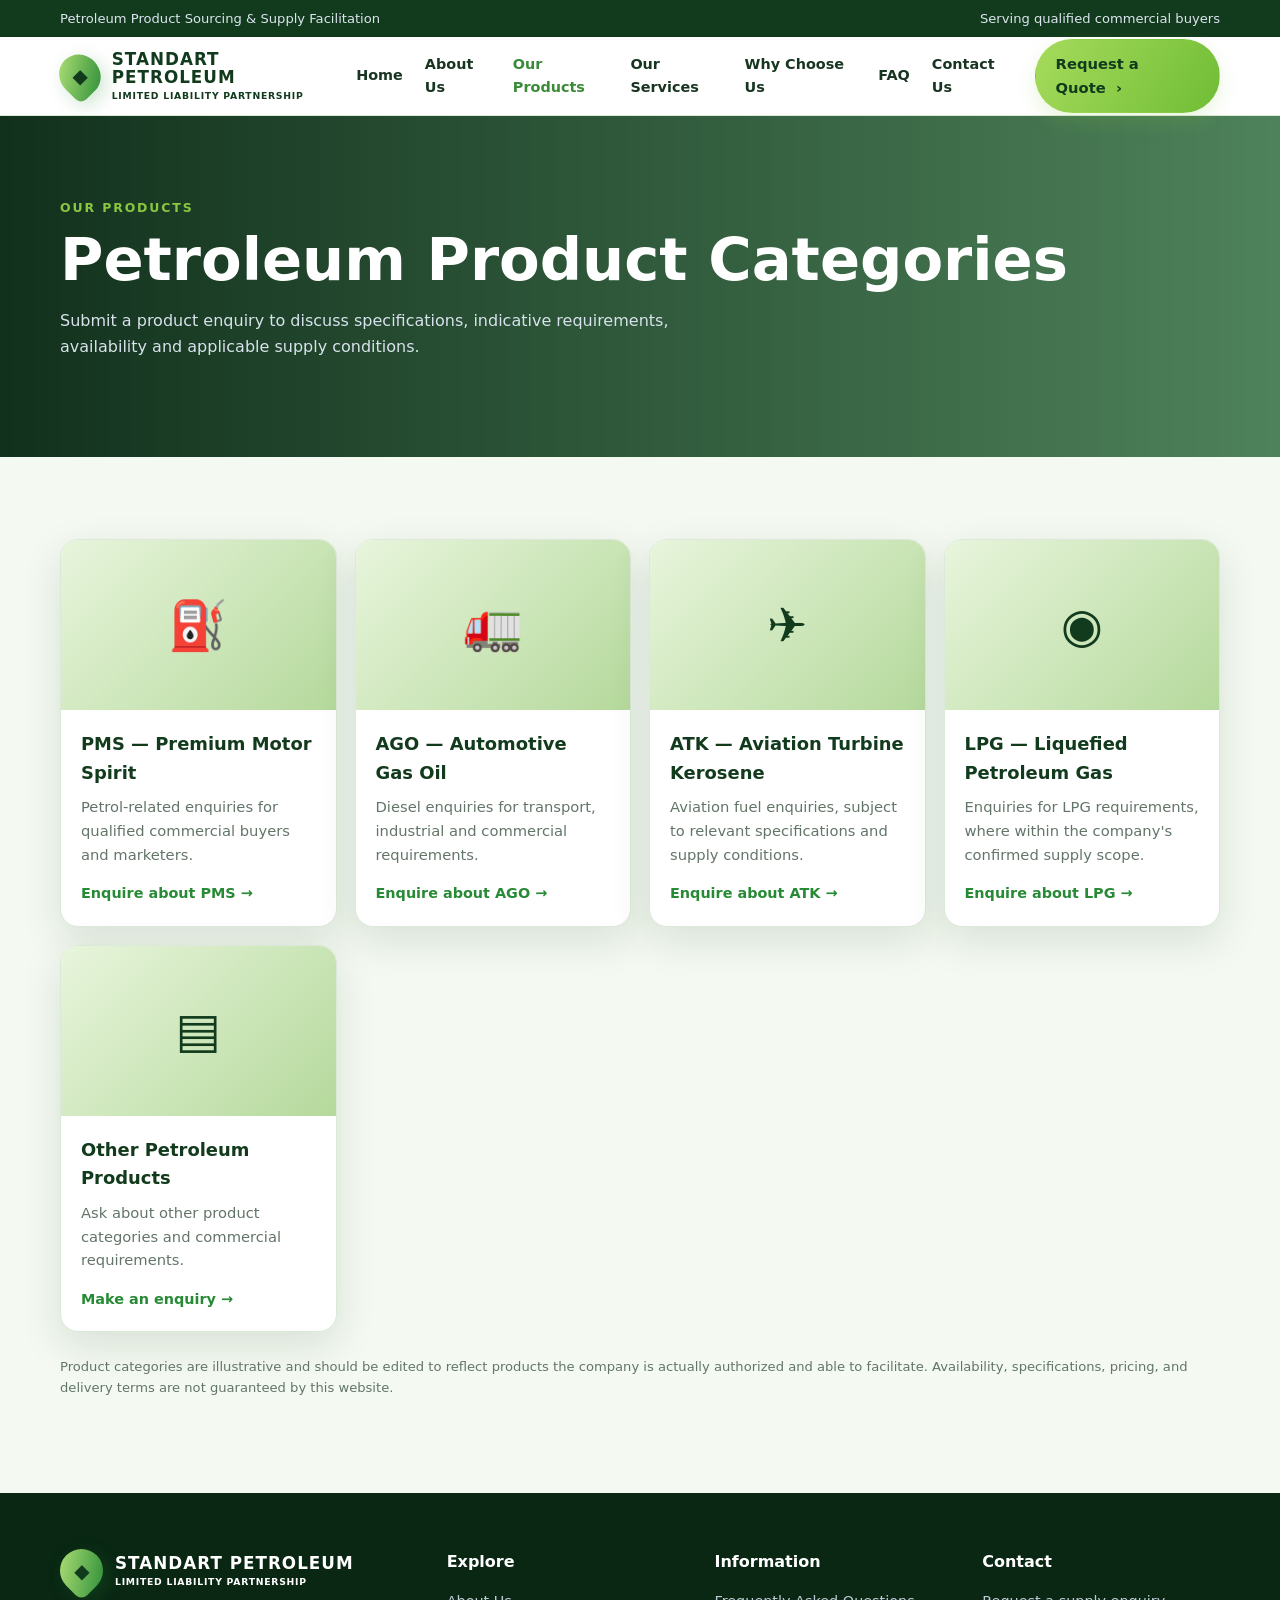
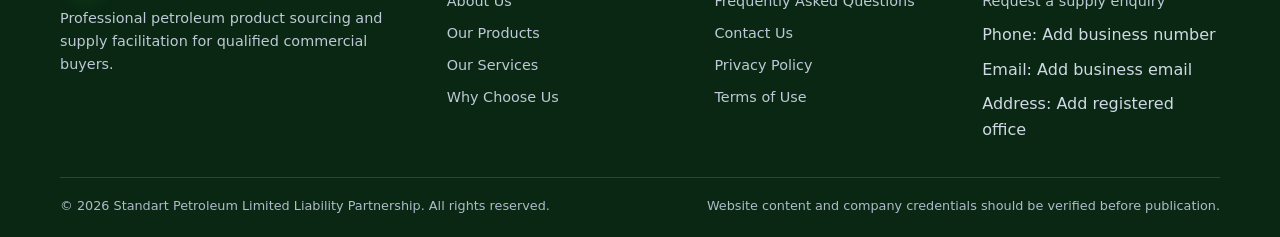
<file: products.html>
<!doctype html>
<html lang="en"><head><meta charset="utf-8"><meta name="viewport" content="width=device-width,initial-scale=1">
<title>Our Products | Standart Petroleum LLP</title><meta name="description" content="Standart Petroleum LLP facilitates petroleum product sourcing and supply enquiries for qualified commercial buyers.">
<link rel="stylesheet" href="assets/styles.css"><meta name="theme-color" content="#071d35"></head><body>

<div class="topbar"><div class="container"><span>Petroleum Product Sourcing &amp; Supply Facilitation</span><span>Serving qualified commercial buyers</span></div></div>
<header class="navbar"><div class="container navinner">
<a class="brand" href="index.html" aria-label="Standart Petroleum home"><span class="brandmark"><span>◆</span></span><span class="brandtext">STANDART PETROLEUM<small>LIMITED LIABILITY PARTNERSHIP</small></span></a>
<button class="mobile-toggle" aria-label="Toggle navigation" aria-expanded="false">☰</button>
<nav class="navlinks"><a class="" href="index.html">Home</a><a class="" href="about.html">About Us</a><a class="active" href="products.html">Our Products</a><a class="" href="services.html">Our Services</a><a class="" href="why-us.html">Why Choose Us</a><a class="" href="faq.html">FAQ</a><a class="" href="contact.html">Contact Us</a></nav>
<a class="btn btn-gold nav-cta" href="contact.html#enquiry">Request a Quote&nbsp; ›</a>
</div></header>

<main><section class="page-hero"><div class="container"><div class="eyebrow">Our Products</div><h1>Petroleum Product Categories</h1><p>Submit a product enquiry to discuss specifications, indicative requirements, availability and applicable supply conditions.</p></div></section>
<section class="section section-light"><div class="container"><div class="cards">
<article class="card" id="pms"><div class="card-image">⛽</div><div class="card-body"><h3>PMS — Premium Motor Spirit</h3><p>Petrol-related enquiries for qualified commercial buyers and marketers.</p><a class="text-link" href="contact.html#enquiry">Enquire about PMS →</a></div></article>
<article class="card" id="ago"><div class="card-image">🚛</div><div class="card-body"><h3>AGO — Automotive Gas Oil</h3><p>Diesel enquiries for transport, industrial and commercial requirements.</p><a class="text-link" href="contact.html#enquiry">Enquire about AGO →</a></div></article>
<article class="card" id="atk"><div class="card-image">✈️</div><div class="card-body"><h3>ATK — Aviation Turbine Kerosene</h3><p>Aviation fuel enquiries, subject to relevant specifications and supply conditions.</p><a class="text-link" href="contact.html#enquiry">Enquire about ATK →</a></div></article>
<article class="card" id="lpg"><div class="card-image">◉</div><div class="card-body"><h3>LPG — Liquefied Petroleum Gas</h3><p>Enquiries for LPG requirements, where within the company's confirmed supply scope.</p><a class="text-link" href="contact.html#enquiry">Enquire about LPG →</a></div></article>
<article class="card" id="other"><div class="card-image">▤</div><div class="card-body"><h3>Other Petroleum Products</h3><p>Ask about other product categories and commercial requirements.</p><a class="text-link" href="contact.html#enquiry">Make an enquiry →</a></div></article>
</div><p class="form-note" style="margin-top:24px">Product categories are illustrative and should be edited to reflect products the company is actually authorized and able to facilitate. Availability, specifications, pricing, and delivery terms are not guaranteed by this website.</p></div></section></main>

<footer class="footer"><div class="container">
<div class="footer-grid">
<div><a class="brand" href="index.html"><span class="brandmark"><span>◆</span></span><span class="brandtext">STANDART PETROLEUM<small>LIMITED LIABILITY PARTNERSHIP</small></span></a><p>Professional petroleum product sourcing and supply facilitation for qualified commercial buyers.</p></div>
<div><h4>Explore</h4><div class="footer-links"><a href="about.html">About Us</a><a href="products.html">Our Products</a><a href="services.html">Our Services</a><a href="why-us.html">Why Choose Us</a></div></div>
<div><h4>Information</h4><div class="footer-links"><a href="faq.html">Frequently Asked Questions</a><a href="contact.html">Contact Us</a><a href="privacy.html">Privacy Policy</a><a href="terms.html">Terms of Use</a></div></div>
<div><h4>Contact</h4><div class="footer-links"><a href="contact.html">Request a supply enquiry</a><span>Phone: Add business number</span><span>Email: Add business email</span><span>Address: Add registered office</span></div></div>
</div>
<div class="copyright"><span>© <span data-current-year></span> Standart Petroleum Limited Liability Partnership. All rights reserved.</span><span>Website content and company credentials should be verified before publication.</span></div>
</div></footer><script src="assets/site.js"></script>
</body></html>
</file>
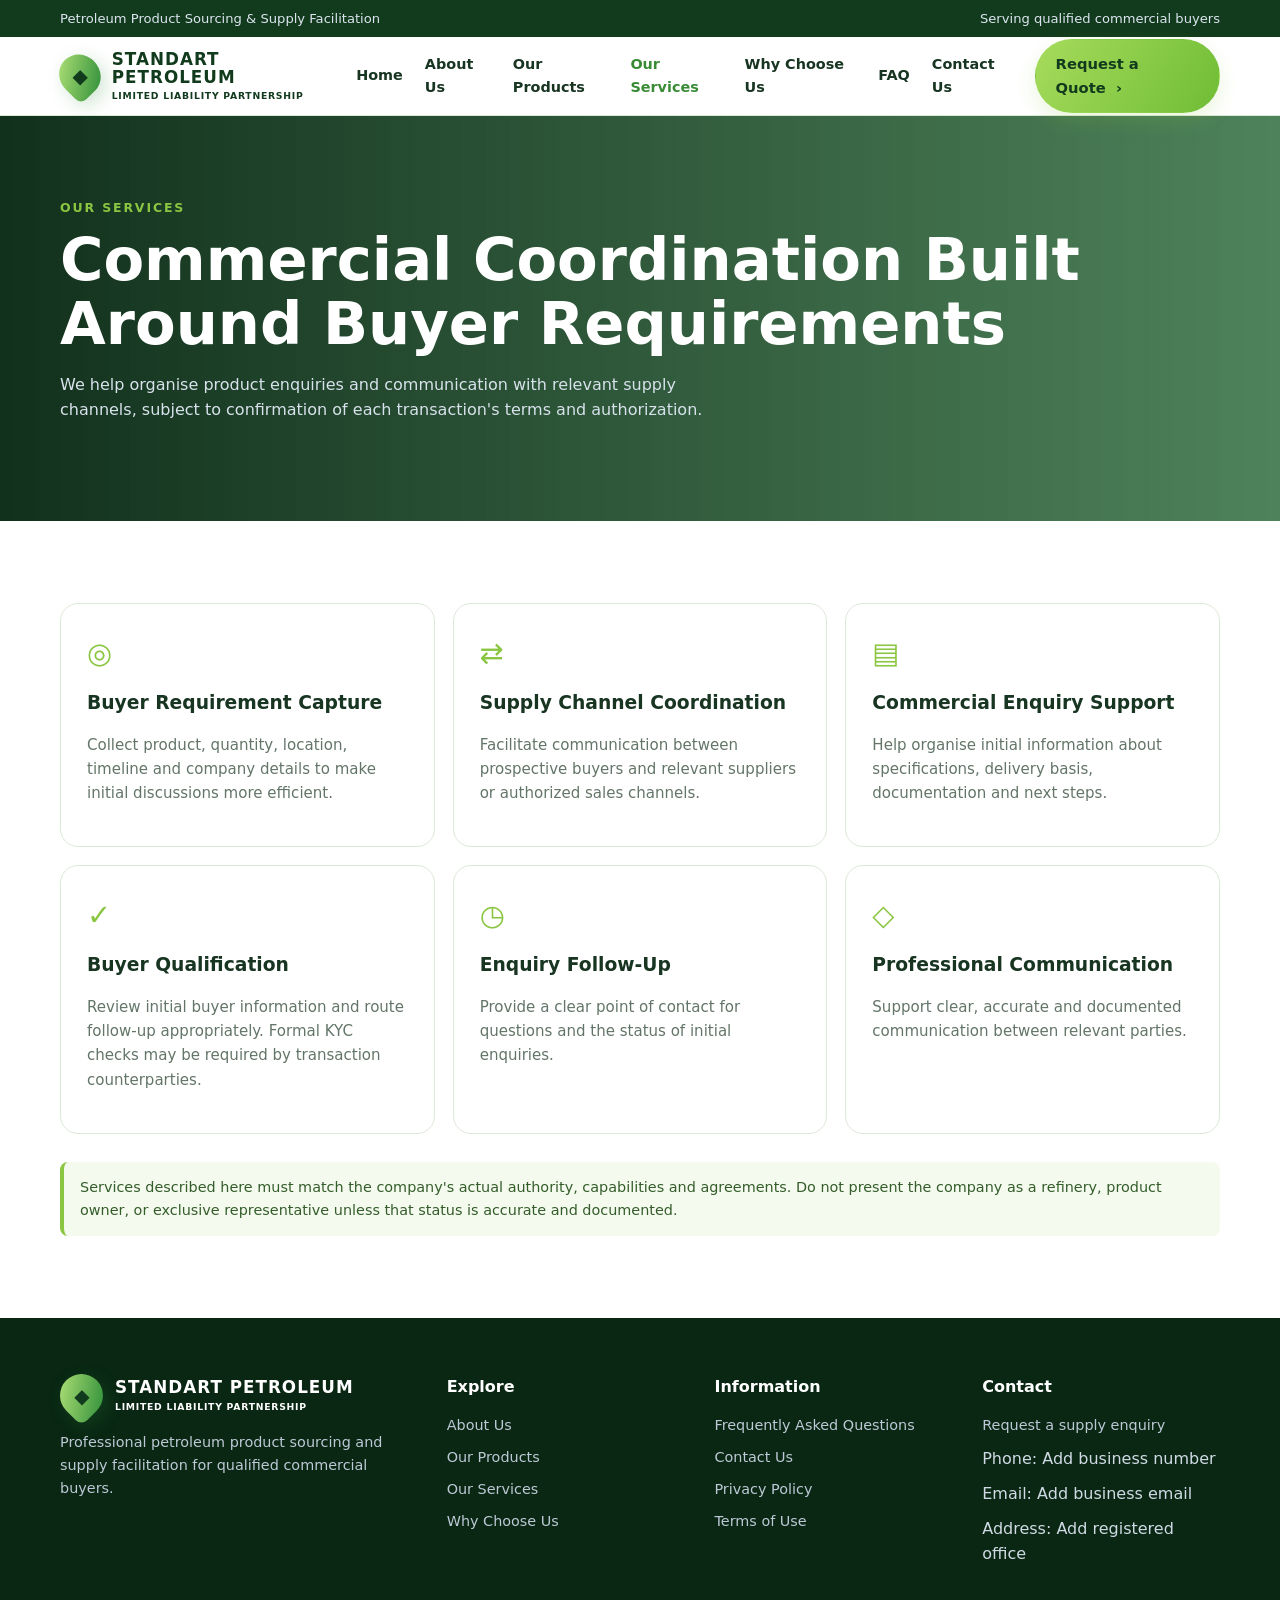
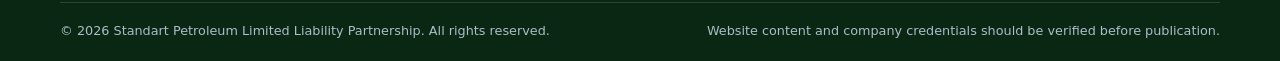
<file: services.html>
<!doctype html>
<html lang="en"><head><meta charset="utf-8"><meta name="viewport" content="width=device-width,initial-scale=1">
<title>Our Services | Standart Petroleum LLP</title><meta name="description" content="Standart Petroleum LLP facilitates petroleum product sourcing and supply enquiries for qualified commercial buyers.">
<link rel="stylesheet" href="assets/styles.css"><meta name="theme-color" content="#071d35"></head><body>

<div class="topbar"><div class="container"><span>Petroleum Product Sourcing &amp; Supply Facilitation</span><span>Serving qualified commercial buyers</span></div></div>
<header class="navbar"><div class="container navinner">
<a class="brand" href="index.html" aria-label="Standart Petroleum home"><span class="brandmark"><span>◆</span></span><span class="brandtext">STANDART PETROLEUM<small>LIMITED LIABILITY PARTNERSHIP</small></span></a>
<button class="mobile-toggle" aria-label="Toggle navigation" aria-expanded="false">☰</button>
<nav class="navlinks"><a class="" href="index.html">Home</a><a class="" href="about.html">About Us</a><a class="" href="products.html">Our Products</a><a class="active" href="services.html">Our Services</a><a class="" href="why-us.html">Why Choose Us</a><a class="" href="faq.html">FAQ</a><a class="" href="contact.html">Contact Us</a></nav>
<a class="btn btn-gold nav-cta" href="contact.html#enquiry">Request a Quote&nbsp; ›</a>
</div></header>

<main><section class="page-hero"><div class="container"><div class="eyebrow">Our Services</div><h1>Commercial Coordination Built Around Buyer Requirements</h1><p>We help organise product enquiries and communication with relevant supply channels, subject to confirmation of each transaction's terms and authorization.</p></div></section>
<section class="section"><div class="container"><div class="service-grid">
<div class="service-card"><div class="symbol">◎</div><h3>Buyer Requirement Capture</h3><p>Collect product, quantity, location, timeline and company details to make initial discussions more efficient.</p></div>
<div class="service-card"><div class="symbol">⇄</div><h3>Supply Channel Coordination</h3><p>Facilitate communication between prospective buyers and relevant suppliers or authorized sales channels.</p></div>
<div class="service-card"><div class="symbol">▤</div><h3>Commercial Enquiry Support</h3><p>Help organise initial information about specifications, delivery basis, documentation and next steps.</p></div>
<div class="service-card"><div class="symbol">✓</div><h3>Buyer Qualification</h3><p>Review initial buyer information and route follow-up appropriately. Formal KYC checks may be required by transaction counterparties.</p></div>
<div class="service-card"><div class="symbol">◷</div><h3>Enquiry Follow-Up</h3><p>Provide a clear point of contact for questions and the status of initial enquiries.</p></div>
<div class="service-card"><div class="symbol">◇</div><h3>Professional Communication</h3><p>Support clear, accurate and documented communication between relevant parties.</p></div>
</div><div class="notice" style="margin-top:28px">Services described here must match the company's actual authority, capabilities and agreements. Do not present the company as a refinery, product owner, or exclusive representative unless that status is accurate and documented.</div></div></section></main>

<footer class="footer"><div class="container">
<div class="footer-grid">
<div><a class="brand" href="index.html"><span class="brandmark"><span>◆</span></span><span class="brandtext">STANDART PETROLEUM<small>LIMITED LIABILITY PARTNERSHIP</small></span></a><p>Professional petroleum product sourcing and supply facilitation for qualified commercial buyers.</p></div>
<div><h4>Explore</h4><div class="footer-links"><a href="about.html">About Us</a><a href="products.html">Our Products</a><a href="services.html">Our Services</a><a href="why-us.html">Why Choose Us</a></div></div>
<div><h4>Information</h4><div class="footer-links"><a href="faq.html">Frequently Asked Questions</a><a href="contact.html">Contact Us</a><a href="privacy.html">Privacy Policy</a><a href="terms.html">Terms of Use</a></div></div>
<div><h4>Contact</h4><div class="footer-links"><a href="contact.html">Request a supply enquiry</a><span>Phone: Add business number</span><span>Email: Add business email</span><span>Address: Add registered office</span></div></div>
</div>
<div class="copyright"><span>© <span data-current-year></span> Standart Petroleum Limited Liability Partnership. All rights reserved.</span><span>Website content and company credentials should be verified before publication.</span></div>
</div></footer><script src="assets/site.js"></script>
</body></html>
</file>
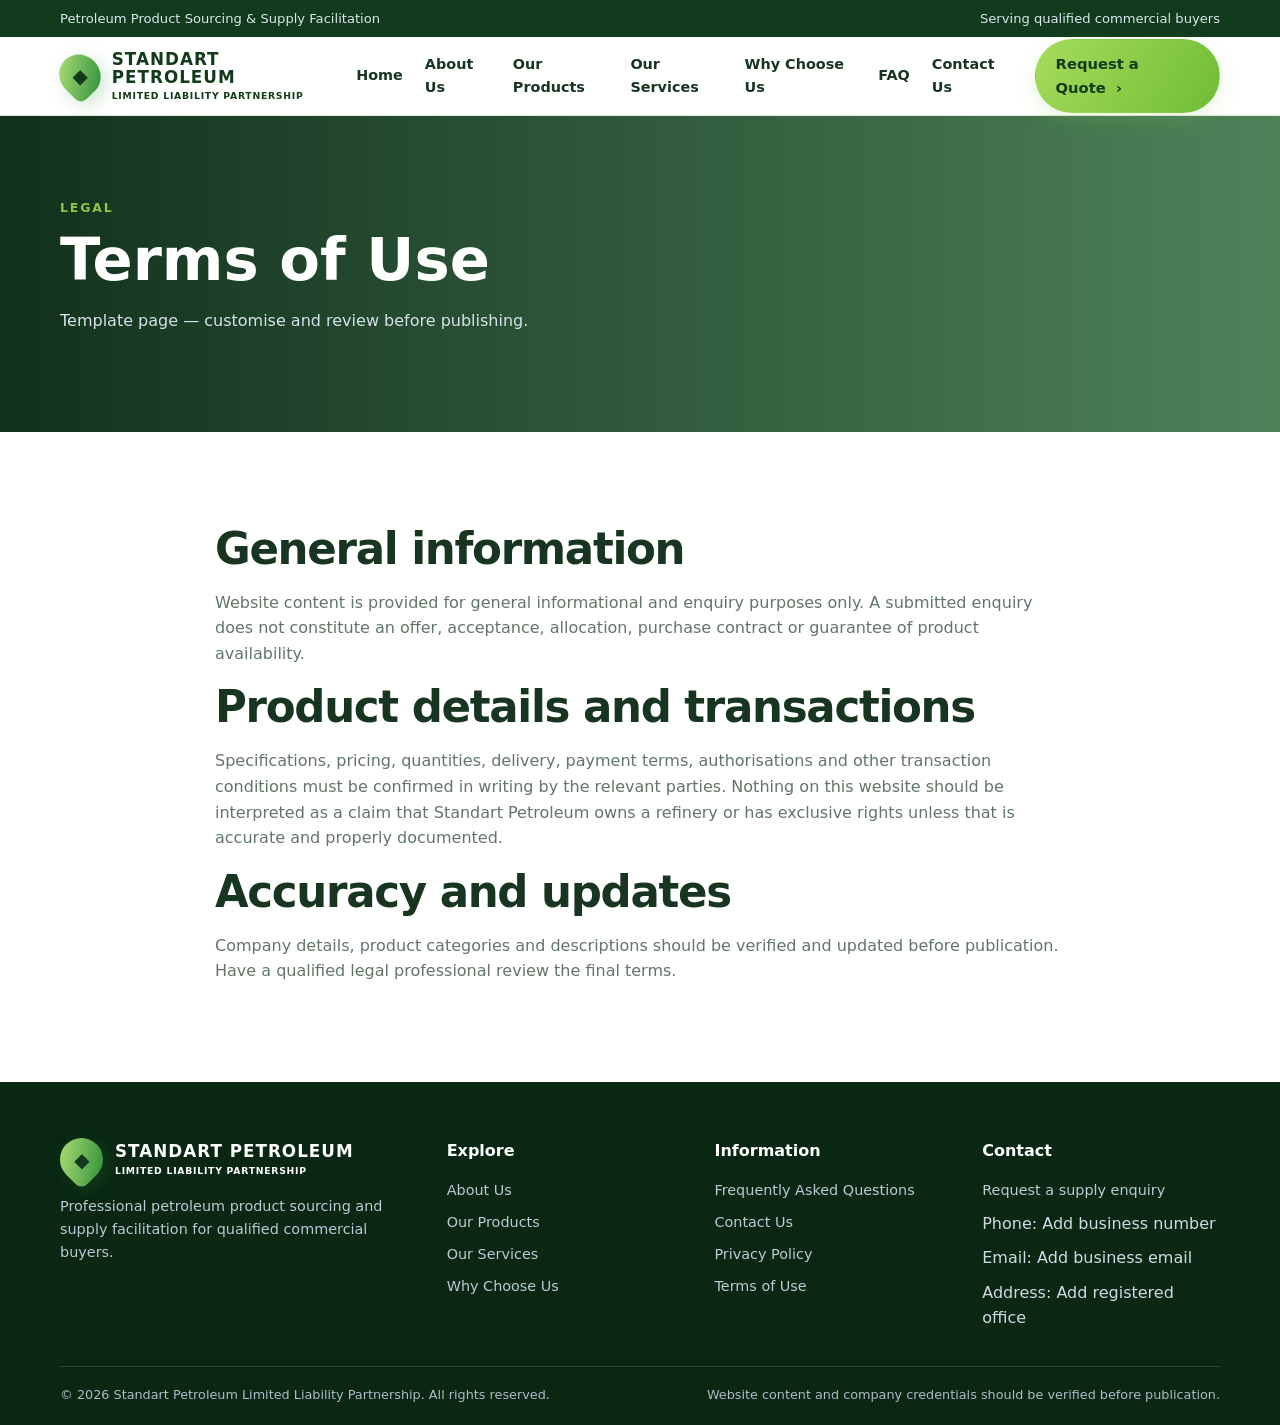
<file: terms.html>
<!doctype html>
<html lang="en"><head><meta charset="utf-8"><meta name="viewport" content="width=device-width,initial-scale=1">
<title>Terms of Use | Standart Petroleum LLP</title><meta name="description" content="Standart Petroleum LLP facilitates petroleum product sourcing and supply enquiries for qualified commercial buyers.">
<link rel="stylesheet" href="assets/styles.css"><meta name="theme-color" content="#071d35"></head><body>

<div class="topbar"><div class="container"><span>Petroleum Product Sourcing &amp; Supply Facilitation</span><span>Serving qualified commercial buyers</span></div></div>
<header class="navbar"><div class="container navinner">
<a class="brand" href="index.html" aria-label="Standart Petroleum home"><span class="brandmark"><span>◆</span></span><span class="brandtext">STANDART PETROLEUM<small>LIMITED LIABILITY PARTNERSHIP</small></span></a>
<button class="mobile-toggle" aria-label="Toggle navigation" aria-expanded="false">☰</button>
<nav class="navlinks"><a class="" href="index.html">Home</a><a class="" href="about.html">About Us</a><a class="" href="products.html">Our Products</a><a class="" href="services.html">Our Services</a><a class="" href="why-us.html">Why Choose Us</a><a class="" href="faq.html">FAQ</a><a class="" href="contact.html">Contact Us</a></nav>
<a class="btn btn-gold nav-cta" href="contact.html#enquiry">Request a Quote&nbsp; ›</a>
</div></header>

<main><section class="page-hero"><div class="container"><div class="eyebrow">Legal</div><h1>Terms of Use</h1><p>Template page — customise and review before publishing.</p></div></section><section class="section"><div class="container content-narrow"><h2>General information</h2><p>Website content is provided for general informational and enquiry purposes only. A submitted enquiry does not constitute an offer, acceptance, allocation, purchase contract or guarantee of product availability.</p><h2>Product details and transactions</h2><p>Specifications, pricing, quantities, delivery, payment terms, authorisations and other transaction conditions must be confirmed in writing by the relevant parties. Nothing on this website should be interpreted as a claim that Standart Petroleum owns a refinery or has exclusive rights unless that is accurate and properly documented.</p><h2>Accuracy and updates</h2><p>Company details, product categories and descriptions should be verified and updated before publication. Have a qualified legal professional review the final terms.</p></div></section></main>

<footer class="footer"><div class="container">
<div class="footer-grid">
<div><a class="brand" href="index.html"><span class="brandmark"><span>◆</span></span><span class="brandtext">STANDART PETROLEUM<small>LIMITED LIABILITY PARTNERSHIP</small></span></a><p>Professional petroleum product sourcing and supply facilitation for qualified commercial buyers.</p></div>
<div><h4>Explore</h4><div class="footer-links"><a href="about.html">About Us</a><a href="products.html">Our Products</a><a href="services.html">Our Services</a><a href="why-us.html">Why Choose Us</a></div></div>
<div><h4>Information</h4><div class="footer-links"><a href="faq.html">Frequently Asked Questions</a><a href="contact.html">Contact Us</a><a href="privacy.html">Privacy Policy</a><a href="terms.html">Terms of Use</a></div></div>
<div><h4>Contact</h4><div class="footer-links"><a href="contact.html">Request a supply enquiry</a><span>Phone: Add business number</span><span>Email: Add business email</span><span>Address: Add registered office</span></div></div>
</div>
<div class="copyright"><span>© <span data-current-year></span> Standart Petroleum Limited Liability Partnership. All rights reserved.</span><span>Website content and company credentials should be verified before publication.</span></div>
</div></footer><script src="assets/site.js"></script>
</body></html>
</file>
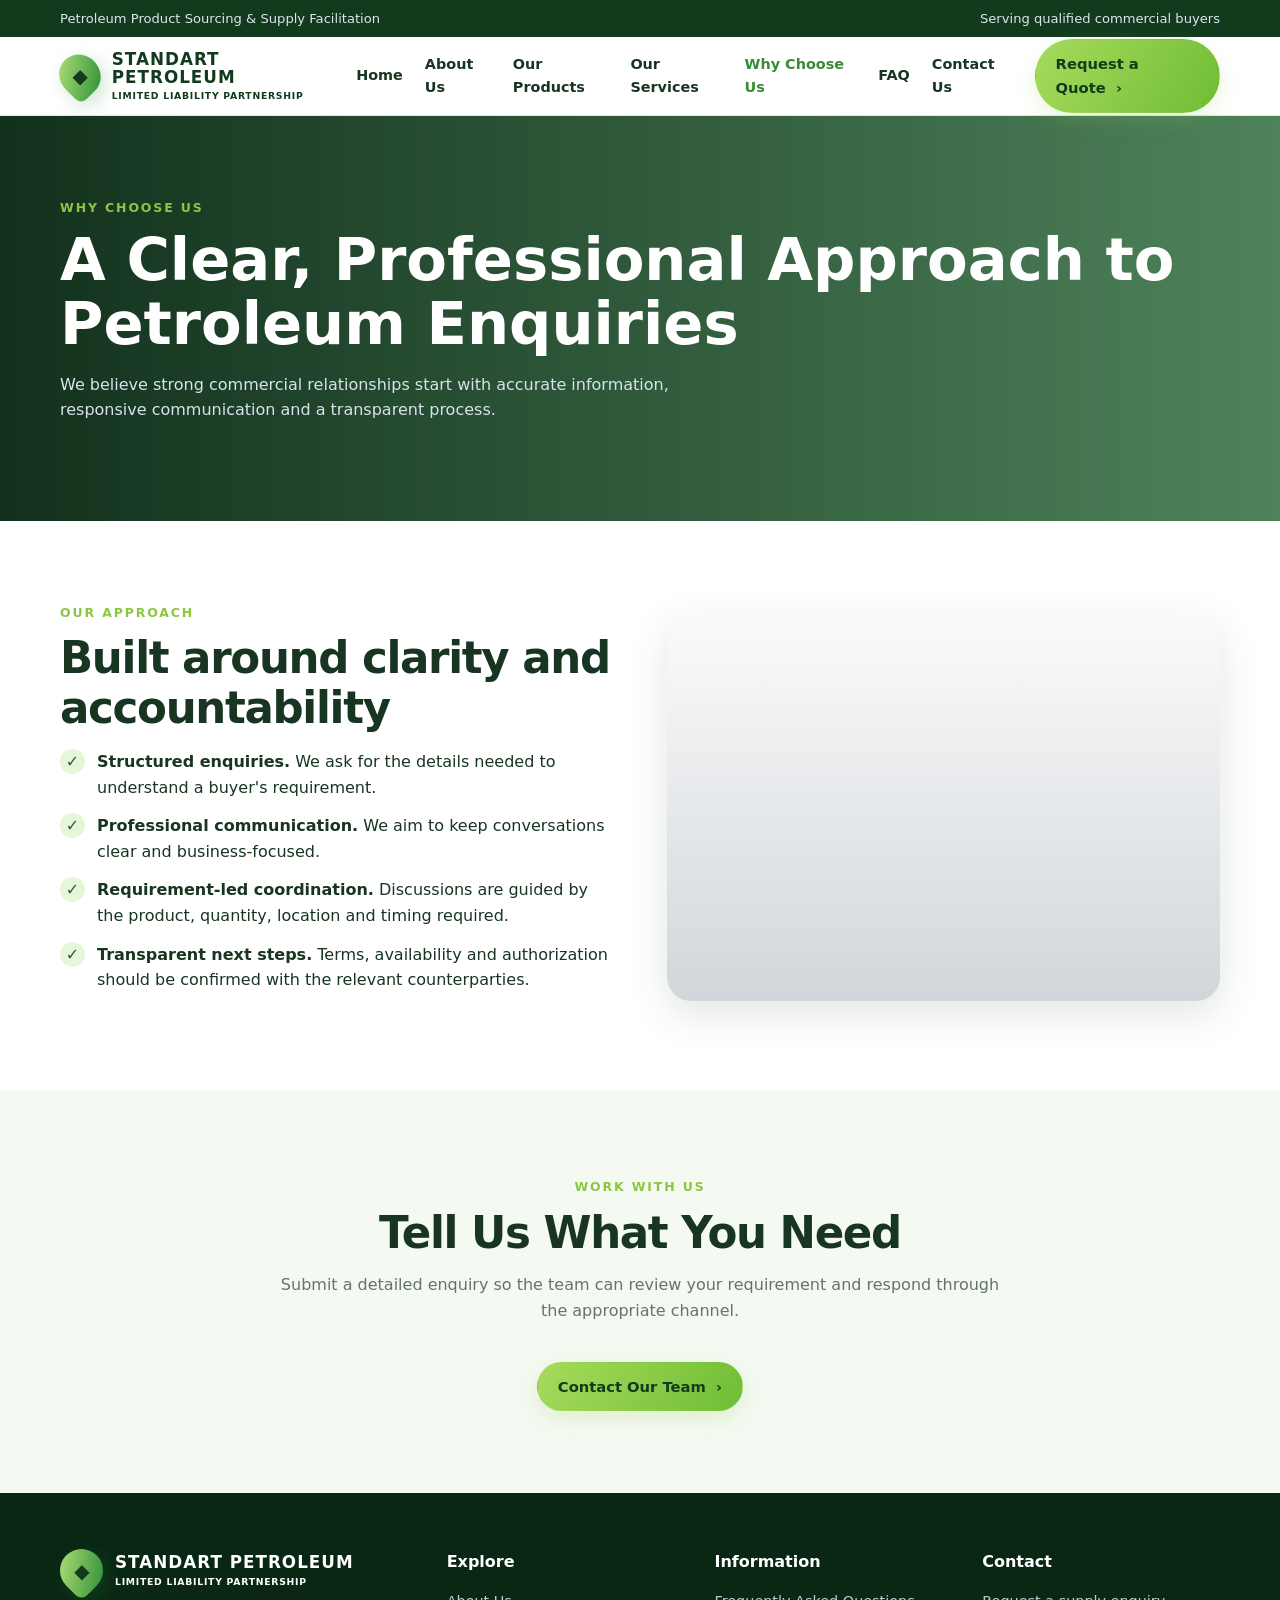
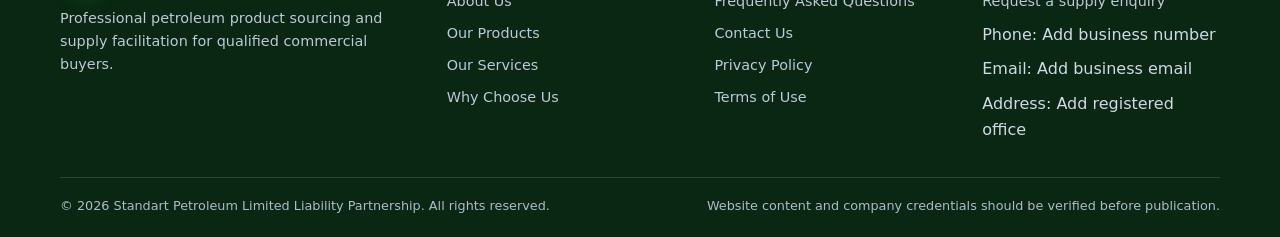
<file: why-us.html>
<!doctype html>
<html lang="en"><head><meta charset="utf-8"><meta name="viewport" content="width=device-width,initial-scale=1">
<title>Why Choose Us | Standart Petroleum LLP</title><meta name="description" content="Standart Petroleum LLP facilitates petroleum product sourcing and supply enquiries for qualified commercial buyers.">
<link rel="stylesheet" href="assets/styles.css"><meta name="theme-color" content="#071d35"></head><body>

<div class="topbar"><div class="container"><span>Petroleum Product Sourcing &amp; Supply Facilitation</span><span>Serving qualified commercial buyers</span></div></div>
<header class="navbar"><div class="container navinner">
<a class="brand" href="index.html" aria-label="Standart Petroleum home"><span class="brandmark"><span>◆</span></span><span class="brandtext">STANDART PETROLEUM<small>LIMITED LIABILITY PARTNERSHIP</small></span></a>
<button class="mobile-toggle" aria-label="Toggle navigation" aria-expanded="false">☰</button>
<nav class="navlinks"><a class="" href="index.html">Home</a><a class="" href="about.html">About Us</a><a class="" href="products.html">Our Products</a><a class="" href="services.html">Our Services</a><a class="active" href="why-us.html">Why Choose Us</a><a class="" href="faq.html">FAQ</a><a class="" href="contact.html">Contact Us</a></nav>
<a class="btn btn-gold nav-cta" href="contact.html#enquiry">Request a Quote&nbsp; ›</a>
</div></header>

<main><section class="page-hero"><div class="container"><div class="eyebrow">Why Choose Us</div><h1>A Clear, Professional Approach to Petroleum Enquiries</h1><p>We believe strong commercial relationships start with accurate information, responsive communication and a transparent process.</p></div></section>
<section class="section"><div class="container split"><div><div class="eyebrow">Our Approach</div><h2>Built around clarity and accountability</h2><ul class="checklist"><li><span class="check">✓</span><span><strong>Structured enquiries.</strong> We ask for the details needed to understand a buyer's requirement.</span></li><li><span class="check">✓</span><span><strong>Professional communication.</strong> We aim to keep conversations clear and business-focused.</span></li><li><span class="check">✓</span><span><strong>Requirement-led coordination.</strong> Discussions are guided by the product, quantity, location and timing required.</span></li><li><span class="check">✓</span><span><strong>Transparent next steps.</strong> Terms, availability and authorization should be confirmed with the relevant counterparties.</span></li></ul></div><div class="visual-panel"></div></div></section>
<section class="section section-light"><div class="container center"><div class="section-head"><div class="eyebrow">Work With Us</div><h2>Tell Us What You Need</h2><p>Submit a detailed enquiry so the team can review your requirement and respond through the appropriate channel.</p></div><a class="btn btn-gold" href="contact.html#enquiry">Contact Our Team&nbsp; ›</a></div></section></main>

<footer class="footer"><div class="container">
<div class="footer-grid">
<div><a class="brand" href="index.html"><span class="brandmark"><span>◆</span></span><span class="brandtext">STANDART PETROLEUM<small>LIMITED LIABILITY PARTNERSHIP</small></span></a><p>Professional petroleum product sourcing and supply facilitation for qualified commercial buyers.</p></div>
<div><h4>Explore</h4><div class="footer-links"><a href="about.html">About Us</a><a href="products.html">Our Products</a><a href="services.html">Our Services</a><a href="why-us.html">Why Choose Us</a></div></div>
<div><h4>Information</h4><div class="footer-links"><a href="faq.html">Frequently Asked Questions</a><a href="contact.html">Contact Us</a><a href="privacy.html">Privacy Policy</a><a href="terms.html">Terms of Use</a></div></div>
<div><h4>Contact</h4><div class="footer-links"><a href="contact.html">Request a supply enquiry</a><span>Phone: Add business number</span><span>Email: Add business email</span><span>Address: Add registered office</span></div></div>
</div>
<div class="copyright"><span>© <span data-current-year></span> Standart Petroleum Limited Liability Partnership. All rights reserved.</span><span>Website content and company credentials should be verified before publication.</span></div>
</div></footer><script src="assets/site.js"></script>
</body></html>
</file>
<file: assets/styles.css>
:root{--navy:#123b1d;--navy2:#1c572b;--gold:#8bc642;--gold2:#b6e47a;--ink:#183522;--muted:#637568;--light:#f4f9f1;--white:#fff;--line:#dce8d8;--radius:18px;--shadow:0 14px 40px rgba(18,59,29,.12)}
*{box-sizing:border-box}html{scroll-behavior:smooth}body{margin:0;font-family:Inter,ui-sans-serif,system-ui,-apple-system,BlinkMacSystemFont,"Segoe UI",sans-serif;color:var(--ink);line-height:1.6;background:#fff}a{color:inherit;text-decoration:none}img{max-width:100%;display:block}.container{width:min(1160px,92%);margin:auto}.topbar{background:var(--navy);color:#dce5ef;font-size:.82rem;padding:8px 0}.topbar .container{display:flex;justify-content:space-between;gap:12px;flex-wrap:wrap}.navbar{position:sticky;top:0;z-index:20;background:rgba(255,255,255,.96);backdrop-filter:blur(12px);border-bottom:1px solid var(--line)}.navinner{min-height:78px;display:flex;align-items:center;justify-content:space-between;gap:24px}.brand{display:flex;align-items:center;gap:12px;min-width:220px}.brandmark{width:43px;height:43px;border-radius:50% 50% 50% 8px;transform:rotate(-45deg);background:linear-gradient(145deg,var(--gold2),#b77d1a);display:grid;place-items:center;color:var(--navy);font-weight:900;font-size:1.25rem}.brandmark span{transform:rotate(45deg)}.brandtext{line-height:1.05;color:var(--navy);font-weight:900;letter-spacing:.06em;font-size:1.05rem}.brandtext small{display:block;font-size:.58rem;letter-spacing:.08em;margin-top:5px;font-weight:700}.navlinks{display:flex;align-items:center;gap:22px;font-size:.9rem;font-weight:650}.navlinks a:hover,.navlinks a.active{color:#b47e12}.btn{display:inline-flex;align-items:center;justify-content:center;gap:9px;padding:12px 20px;border-radius:999px;font-weight:800;font-size:.92rem;border:1px solid transparent;cursor:pointer;transition:.2s}.btn-gold{background:var(--gold);color:var(--navy)}.btn-gold:hover{background:var(--gold2);transform:translateY(-1px)}.btn-outline{border-color:rgba(255,255,255,.7);color:#fff;background:transparent}.btn-outline-dark{border-color:#b8c2cf;color:var(--navy);background:#fff}.mobile-toggle{display:none;background:none;border:0;font-size:1.6rem;color:var(--navy)}.hero{color:#fff;background:linear-gradient(90deg,rgba(4,24,45,.98) 0%,rgba(4,24,45,.88) 42%,rgba(4,24,45,.20) 100%),url('https://images.unsplash.com/photo-1516937941344-00b4e0337589?auto=format&fit=crop&w=2000&q=85') center/cover;min-height:560px;display:flex;align-items:center}.hero-content{max-width:690px;padding:82px 0}.eyebrow{color:var(--gold);font-weight:900;letter-spacing:.15em;text-transform:uppercase;font-size:.78rem}.hero h1{font-size:clamp(2.4rem,5vw,4.6rem);line-height:1.05;margin:16px 0 22px;letter-spacing:-.04em}.hero h1 span{color:var(--gold)}.hero p{font-size:1.08rem;max-width:600px;color:#e0e8f0}.hero-actions{display:flex;gap:12px;flex-wrap:wrap;margin:28px 0 38px}.trust-row{display:grid;grid-template-columns:repeat(4,1fr);gap:16px;border-top:1px solid rgba(255,255,255,.22);padding-top:24px}.trust-item{display:flex;gap:10px;align-items:flex-start;font-size:.85rem}.trust-icon{font-size:1.45rem;color:var(--gold)}.trust-item strong{display:block;color:#fff}.trust-item small{display:block;color:#c4d0dc}.section{padding:82px 0}.section-light{background:var(--light)}.section-dark{background:var(--navy);color:#fff}.section-head{text-align:center;max-width:720px;margin:0 auto 38px}.section-head h2,.section h2{font-size:clamp(1.9rem,3.4vw,2.8rem);line-height:1.15;margin:10px 0 14px;letter-spacing:-.03em}.section-head p{color:var(--muted);margin:0}.section-dark p{color:#c9d4df}.cards{display:grid;grid-template-columns:repeat(4,1fr);gap:18px}.card{background:#fff;border:1px solid var(--line);border-radius:var(--radius);overflow:hidden;box-shadow:var(--shadow)}.card-image{height:170px;background:linear-gradient(135deg,#d8e2eb,#aabac9);display:grid;place-items:center;font-size:3rem;color:var(--navy);overflow:hidden}.card-image img{width:100%;height:100%;object-fit:cover}.card-body{padding:20px}.card h3{margin:0 0 8px;font-size:1.12rem;color:var(--navy)}.card p{font-size:.92rem;color:var(--muted);margin:0 0 14px}.text-link{font-weight:850;color:#a56e08;font-size:.9rem}.split{display:grid;grid-template-columns:1fr 1fr;gap:54px;align-items:center}.visual-panel{min-height:390px;border-radius:24px;background:linear-gradient(0deg,rgba(6,29,53,.18),rgba(6,29,53,.02)),url('https://images.unsplash.com/photo-1567789884554-0b844b597180?auto=format&fit=crop&w=1200&q=85') center/cover;box-shadow:var(--shadow)}.checklist{padding:0;list-style:none;display:grid;gap:13px}.checklist li{display:flex;gap:12px;align-items:flex-start}.check{flex:0 0 25px;height:25px;border-radius:50%;background:#fff0c9;color:#825800;display:grid;place-items:center;font-weight:900}.mini-grid{display:grid;grid-template-columns:repeat(3,1fr);gap:14px;margin-top:26px}.mini-box{padding:18px;border:1px solid rgba(255,255,255,.18);border-radius:14px;background:rgba(255,255,255,.05)}.mini-box strong{display:block;color:var(--gold);font-size:1.05rem}.cta{padding:48px;border-radius:24px;background:linear-gradient(115deg,#0a2b4b,#071d35);color:#fff;display:flex;justify-content:space-between;align-items:center;gap:25px}.cta h2{margin:0 0 10px}.cta p{margin:0;color:#c9d4df}.page-hero{background:linear-gradient(90deg,rgba(5,26,48,.96),rgba(5,26,48,.73)),url('https://images.unsplash.com/photo-1516937941344-00b4e0337589?auto=format&fit=crop&w=1800&q=80') center/cover;color:#fff;padding:82px 0}.page-hero h1{font-size:clamp(2.4rem,5vw,3.7rem);margin:10px 0;line-height:1.08}.page-hero p{max-width:680px;color:#d8e2ec}.content-narrow{max-width:850px}.content-narrow p{color:var(--muted)}.service-grid{display:grid;grid-template-columns:repeat(3,1fr);gap:18px}.service-card{padding:26px;border:1px solid var(--line);border-radius:var(--radius);background:#fff}.service-card .symbol{font-size:1.8rem;color:#b47e12}.service-card h3{margin:12px 0 8px}.service-card p{color:var(--muted);font-size:.94rem}.faq-list{max-width:850px;margin:auto;display:grid;gap:12px}.faq-list details{padding:20px 22px;border:1px solid var(--line);border-radius:14px;background:#fff}.faq-list summary{font-weight:800;cursor:pointer;color:var(--navy)}.faq-list details p{color:var(--muted);margin-bottom:0}.contact-grid{display:grid;grid-template-columns:.85fr 1.15fr;gap:30px}.contact-card,.form-card{padding:30px;border:1px solid var(--line);border-radius:var(--radius);box-shadow:var(--shadow);background:#fff}.contact-line{display:flex;gap:13px;margin:22px 0}.contact-line span{font-size:1.35rem;color:#b47e12}.form-grid{display:grid;grid-template-columns:1fr 1fr;gap:16px}.field{display:grid;gap:7px}.field.full{grid-column:1/-1}.field label{font-size:.87rem;font-weight:800}.field input,.field select,.field textarea{font:inherit;padding:12px 13px;border:1px solid #cfd7e0;border-radius:10px;width:100%;background:#fff}.field textarea{min-height:125px;resize:vertical}.form-note{font-size:.82rem;color:var(--muted)}.notice{padding:14px 16px;border-left:4px solid var(--gold);background:#fff8e6;color:#604914;border-radius:8px;font-size:.9rem}.footer{background:#041629;color:#d0dae5;padding:56px 0 20px}.footer-grid{display:grid;grid-template-columns:1.5fr 1fr 1fr 1fr;gap:30px}.footer .brandtext{color:#fff}.footer p,.footer a{font-size:.9rem;color:#bdc9d6}.footer h4{color:#fff;margin:0 0 15px}.footer-links{display:grid;gap:9px}.copyright{border-top:1px solid rgba(255,255,255,.14);margin-top:35px;padding-top:18px;display:flex;justify-content:space-between;gap:15px;flex-wrap:wrap;font-size:.8rem;color:#aebbc9}.badge-row{display:flex;gap:10px;flex-wrap:wrap;margin-top:22px}.badge{padding:8px 12px;border-radius:999px;background:#edf2f6;color:#243c55;font-size:.82rem;font-weight:750}.center{text-align:center}.spacer{height:14px}
@media(max-width:980px){.navlinks{gap:13px;font-size:.82rem}.nav-cta{display:none}.cards{grid-template-columns:repeat(2,1fr)}.trust-row{grid-template-columns:repeat(2,1fr)}.footer-grid{grid-template-columns:repeat(2,1fr)}.service-grid{grid-template-columns:repeat(2,1fr)}}
@media(max-width:720px){.topbar .container{justify-content:center}.navinner{min-height:70px}.mobile-toggle{display:block}.navlinks{display:none;position:absolute;left:0;right:0;top:70px;background:#fff;padding:18px 4%;border-bottom:1px solid var(--line);box-shadow:var(--shadow);flex-direction:column;align-items:stretch}.navlinks.open{display:flex}.navlinks a{padding:8px 0}.brand{min-width:0}.brandtext{font-size:.9rem}.brandtext small{font-size:.5rem}.hero{min-height:0;background-position:60% center}.hero-content{padding:68px 0 44px}.hero h1{font-size:2.65rem}.trust-row{gap:15px}.section{padding:60px 0}.split,.contact-grid{grid-template-columns:1fr;gap:30px}.visual-panel{min-height:270px}.cards,.service-grid{grid-template-columns:1fr}.card-image{height:200px}.mini-grid{grid-template-columns:1fr}.cta{padding:30px;display:block}.cta .btn{margin-top:20px}.footer-grid{grid-template-columns:1fr 1fr}.form-grid{grid-template-columns:1fr}.field.full{grid-column:auto}.page-hero{padding:62px 0}.page-hero h1{font-size:2.55rem}}
@media(max-width:430px){.footer-grid{grid-template-columns:1fr}.trust-row{grid-template-columns:1fr}.hero h1{font-size:2.3rem}.hero p{font-size:1rem}}

/* Standart Petroleum green visual refresh + subtle motion */
:root{--green-deep:#123b1d;--green-mid:#278a35;--green-light:#8bc642;--green-pale:#eff8e8}
body{overflow-x:hidden}
.brandmark{background:linear-gradient(145deg,#b6e47a,#278a35);box-shadow:0 7px 18px rgba(39,138,53,.22);animation:brandFloat 5s ease-in-out infinite}
.btn-gold{background:linear-gradient(120deg,#a6db5c,#70bd35);box-shadow:0 8px 20px rgba(75,145,39,.18)}
.btn-gold:hover{background:linear-gradient(120deg,#c0ec82,#8bc642);box-shadow:0 12px 28px rgba(75,145,39,.27)}
.eyebrow,.trust-icon,.service-card .symbol{color:#8bc642}
.hero{background-image:linear-gradient(90deg,rgba(8,40,19,.97) 0%,rgba(14,68,28,.88) 43%,rgba(14,68,28,.22) 100%),url('https://images.unsplash.com/photo-1516937941344-00b4e0337589?auto=format&fit=crop&w=2000&q=85');position:relative;isolation:isolate}
.hero:after{content:"";position:absolute;z-index:-1;width:420px;height:420px;right:-100px;bottom:-190px;border:1px solid rgba(182,228,122,.32);border-radius:50%;box-shadow:0 0 0 32px rgba(182,228,122,.045),0 0 0 68px rgba(182,228,122,.035);animation:slowOrbit 22s linear infinite}
.hero h1{animation:riseIn .85s cubic-bezier(.2,.75,.25,1) both}
.hero-content>.eyebrow{animation:riseIn .65s .08s both}
.hero-content>p{animation:riseIn .85s .16s both}
.hero-actions{animation:riseIn .9s .24s both}
.trust-item{transition:transform .25s ease}
.trust-item:hover{transform:translateY(-4px)}
.card,.service-card{transition:transform .28s ease,box-shadow .28s ease,border-color .28s ease}
.card:hover,.service-card:hover{transform:translateY(-7px);box-shadow:0 20px 46px rgba(18,59,29,.16);border-color:#b6d99b}
.card-image{background:linear-gradient(135deg,#e8f5dc,#b5d99c);transition:background .3s ease}
.card:hover .card-image{background:linear-gradient(135deg,#d5efbc,#8bc642)}
.section-head .eyebrow{display:inline-block}
.text-link{color:#278a35}
.page-hero{background-image:linear-gradient(90deg,rgba(8,40,19,.96),rgba(19,89,35,.75)),url('https://images.unsplash.com/photo-1516937941344-00b4e0337589?auto=format&fit=crop&w=1800&q=80')}
.check{background:#e7f5d8;color:#23642d}
.section-dark{background:radial-gradient(ellipse at 90% 15%,rgba(39,138,53,.24),transparent 38%),#123b1d}
.cta{background:radial-gradient(ellipse at 90% 10%,rgba(139,198,66,.22),transparent 40%),linear-gradient(115deg,#1c572b,#123b1d)}
.badge{background:#eff8e8;color:#24552b}
.notice{border-left-color:#8bc642;background:#f4faed;color:#345d2b}
.footer{background:#092713}
.form-card:focus-within,.contact-card:hover{border-color:#9bcf75}
.field input:focus,.field select:focus,.field textarea:focus{outline:3px solid rgba(139,198,66,.23);border-color:#6eb83c}
.btn:focus-visible,a:focus-visible,button:focus-visible{outline:3px solid #8bc642;outline-offset:3px}
@keyframes riseIn{from{opacity:0;transform:translateY(22px)}to{opacity:1;transform:translateY(0)}}
@keyframes brandFloat{0%,100%{transform:rotate(-45deg) translateY(0)}50%{transform:rotate(-45deg) translateY(-3px)}}
@keyframes slowOrbit{from{transform:rotate(0deg)}to{transform:rotate(360deg)}}
@media(prefers-reduced-motion:reduce){*,*::before,*::after{animation-duration:.01ms!important;animation-iteration-count:1!important;scroll-behavior:auto!important;transition-duration:.01ms!important}}


/* Responsive repair and subtle animations */
:root{--navy:#123b1d;--navy2:#1c572b;--gold:#8bc642;--gold2:#b6e47a}
@keyframes fadeUp{from{opacity:0;transform:translateY(22px)}to{opacity:1;transform:translateY(0)}}
@keyframes softFloat{0%,100%{transform:translateY(0) rotate(-45deg)}50%{transform:translateY(-4px) rotate(-45deg)}}
.hero-content{animation:fadeUp .75s ease-out both}.hero h1{animation:fadeUp .7s .15s ease-out both}.hero p{animation:fadeUp .7s .23s ease-out both}.hero-actions{animation:fadeUp .7s .3s ease-out both}.brandmark{animation:softFloat 5s ease-in-out infinite}
.card,.service-card,.faq-list details{transition:transform .24s ease,box-shadow .24s ease,border-color .24s ease}
.card:hover,.service-card:hover,.faq-list details:hover{transform:translateY(-5px);box-shadow:0 18px 42px rgba(18,59,29,.14);border-color:#b6d99a}
.btn-gold{box-shadow:0 8px 20px rgba(139,198,66,.18)}.btn-gold:hover{box-shadow:0 12px 25px rgba(139,198,66,.28)}
.navlinks a:hover,.navlinks a.active{color:#398b36}.trust-icon,.service-card .symbol{color:var(--gold)}
@media(prefers-reduced-motion:reduce){*,*::before,*::after{animation-duration:.01ms!important;animation-iteration-count:1!important;scroll-behavior:auto!important;transition-duration:.01ms!important}}
@media(max-width:1120px){
.navinner{gap:14px}.mobile-toggle{display:block;flex:0 0 auto}.nav-cta{display:none}
.navlinks{display:none;position:absolute;left:0;right:0;top:100%;background:rgba(255,255,255,.99);padding:16px 4% 22px;border-bottom:1px solid var(--line);box-shadow:0 18px 30px rgba(18,59,29,.12);flex-direction:column;align-items:stretch;gap:0;font-size:.98rem}
.navlinks.open{display:flex}.navlinks a{padding:11px 0;border-bottom:1px solid #edf2e9}.navlinks a:last-child{border-bottom:0}
}
@media(min-width:1121px){.mobile-toggle{display:none}.navlinks{display:flex!important}}
@media(max-width:720px){
.container{width:min(100% - 32px,560px)}.topbar{font-size:.72rem;text-align:center}.topbar .container{justify-content:center}
.navinner{min-height:70px}.brand{min-width:0;gap:9px}.brandmark{width:36px;height:36px;flex:0 0 36px;font-size:1rem}
.brandtext{font-size:clamp(.72rem,3.2vw,.9rem);letter-spacing:.025em}.brandtext small{font-size:.48rem;letter-spacing:.035em}
.hero{min-height:auto;background-position:58% center}.hero-content{padding:62px 0 36px}.hero h1{font-size:clamp(2.15rem,10vw,3.1rem);overflow-wrap:anywhere}.hero p{font-size:.98rem}
.hero-actions{align-items:stretch}.hero-actions .btn{flex:1 1 170px}.trust-row{grid-template-columns:repeat(2,minmax(0,1fr))}.trust-item{font-size:.78rem}
.section{padding:54px 0}.section-head{margin-bottom:28px}.cards,.service-grid{grid-template-columns:1fr}.card-image{height:190px}
.split,.contact-grid{grid-template-columns:minmax(0,1fr);gap:28px}.visual-panel{min-height:250px}.cta{padding:26px 22px}.cta .btn{width:100%}
.footer-grid{grid-template-columns:minmax(0,1fr)}.form-grid{grid-template-columns:minmax(0,1fr)}.field.full{grid-column:auto}
.page-hero{padding:56px 0}.page-hero h1{font-size:clamp(2.1rem,9vw,2.8rem)}
}
@media(max-width:380px){.brandtext{font-size:.67rem}.brandtext small{font-size:.43rem}.trust-row{grid-template-columns:1fr}.hero-actions .btn{width:100%}}
</file>
